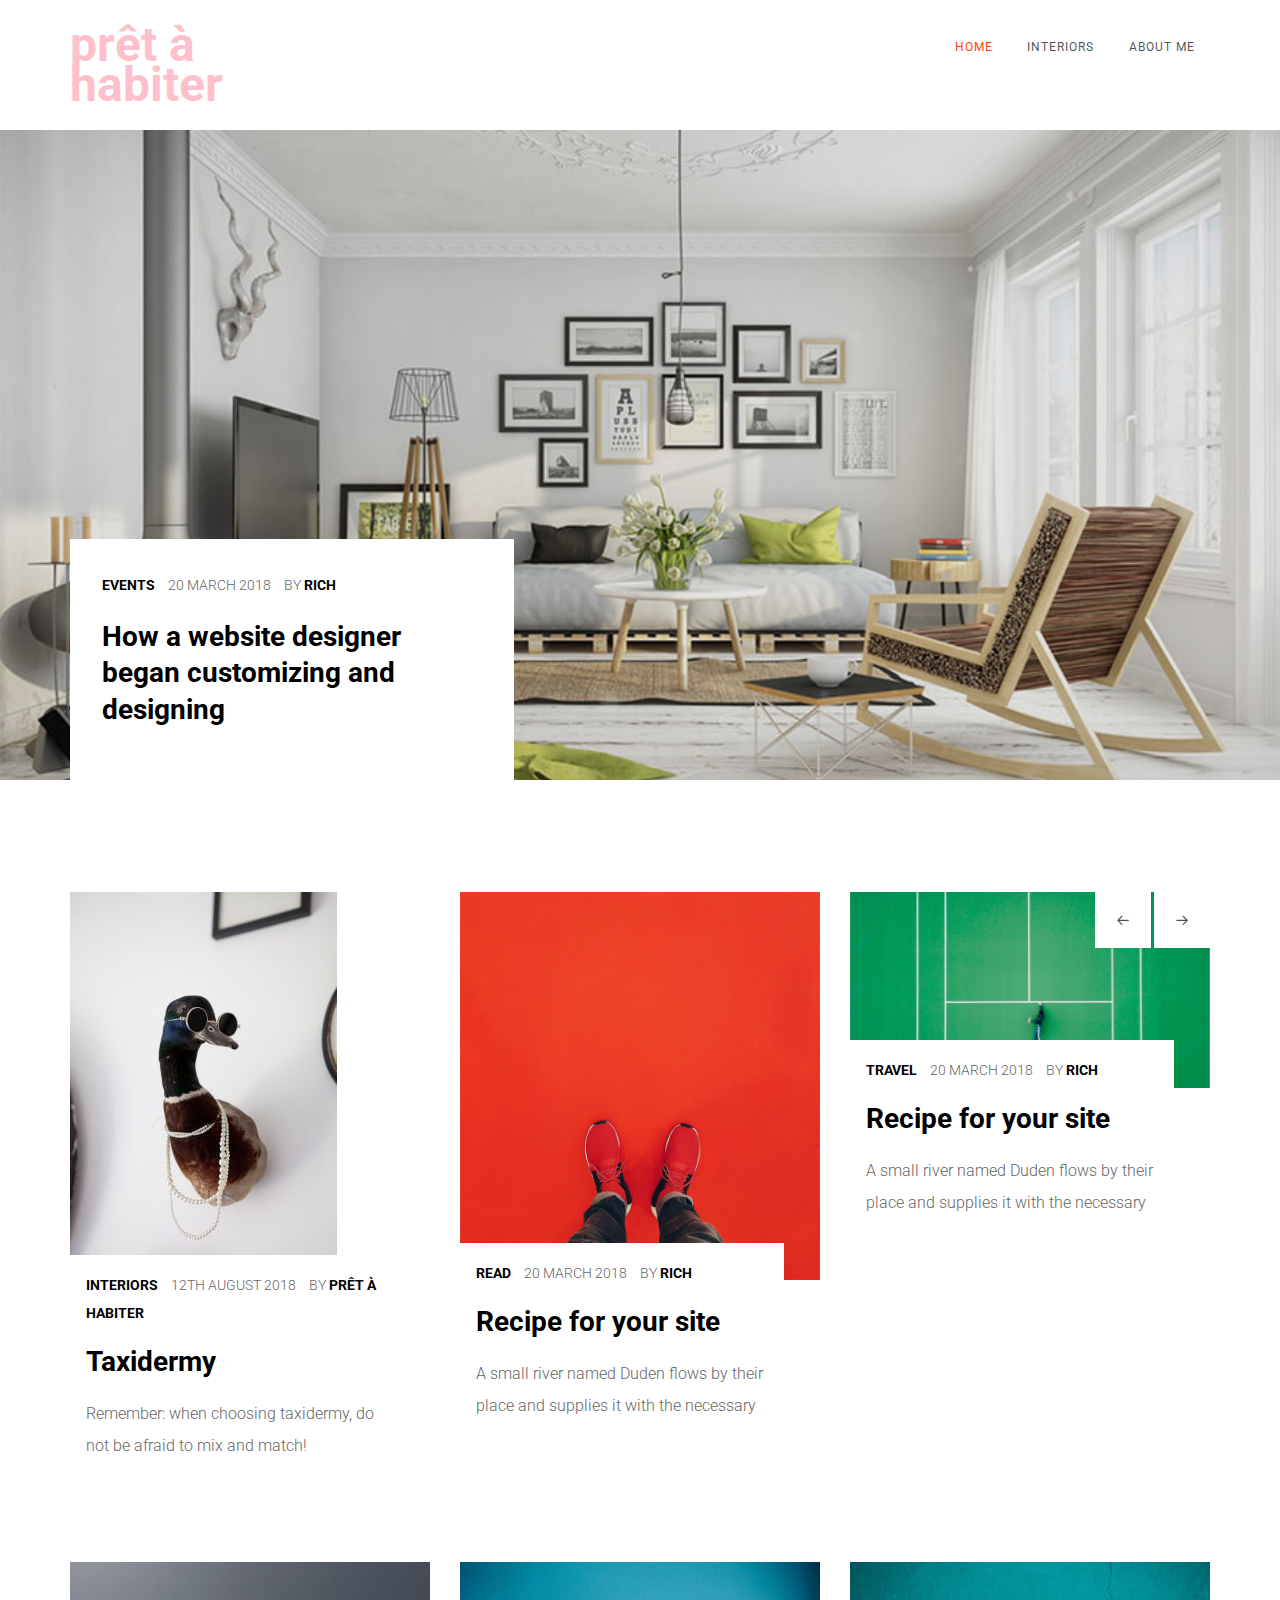
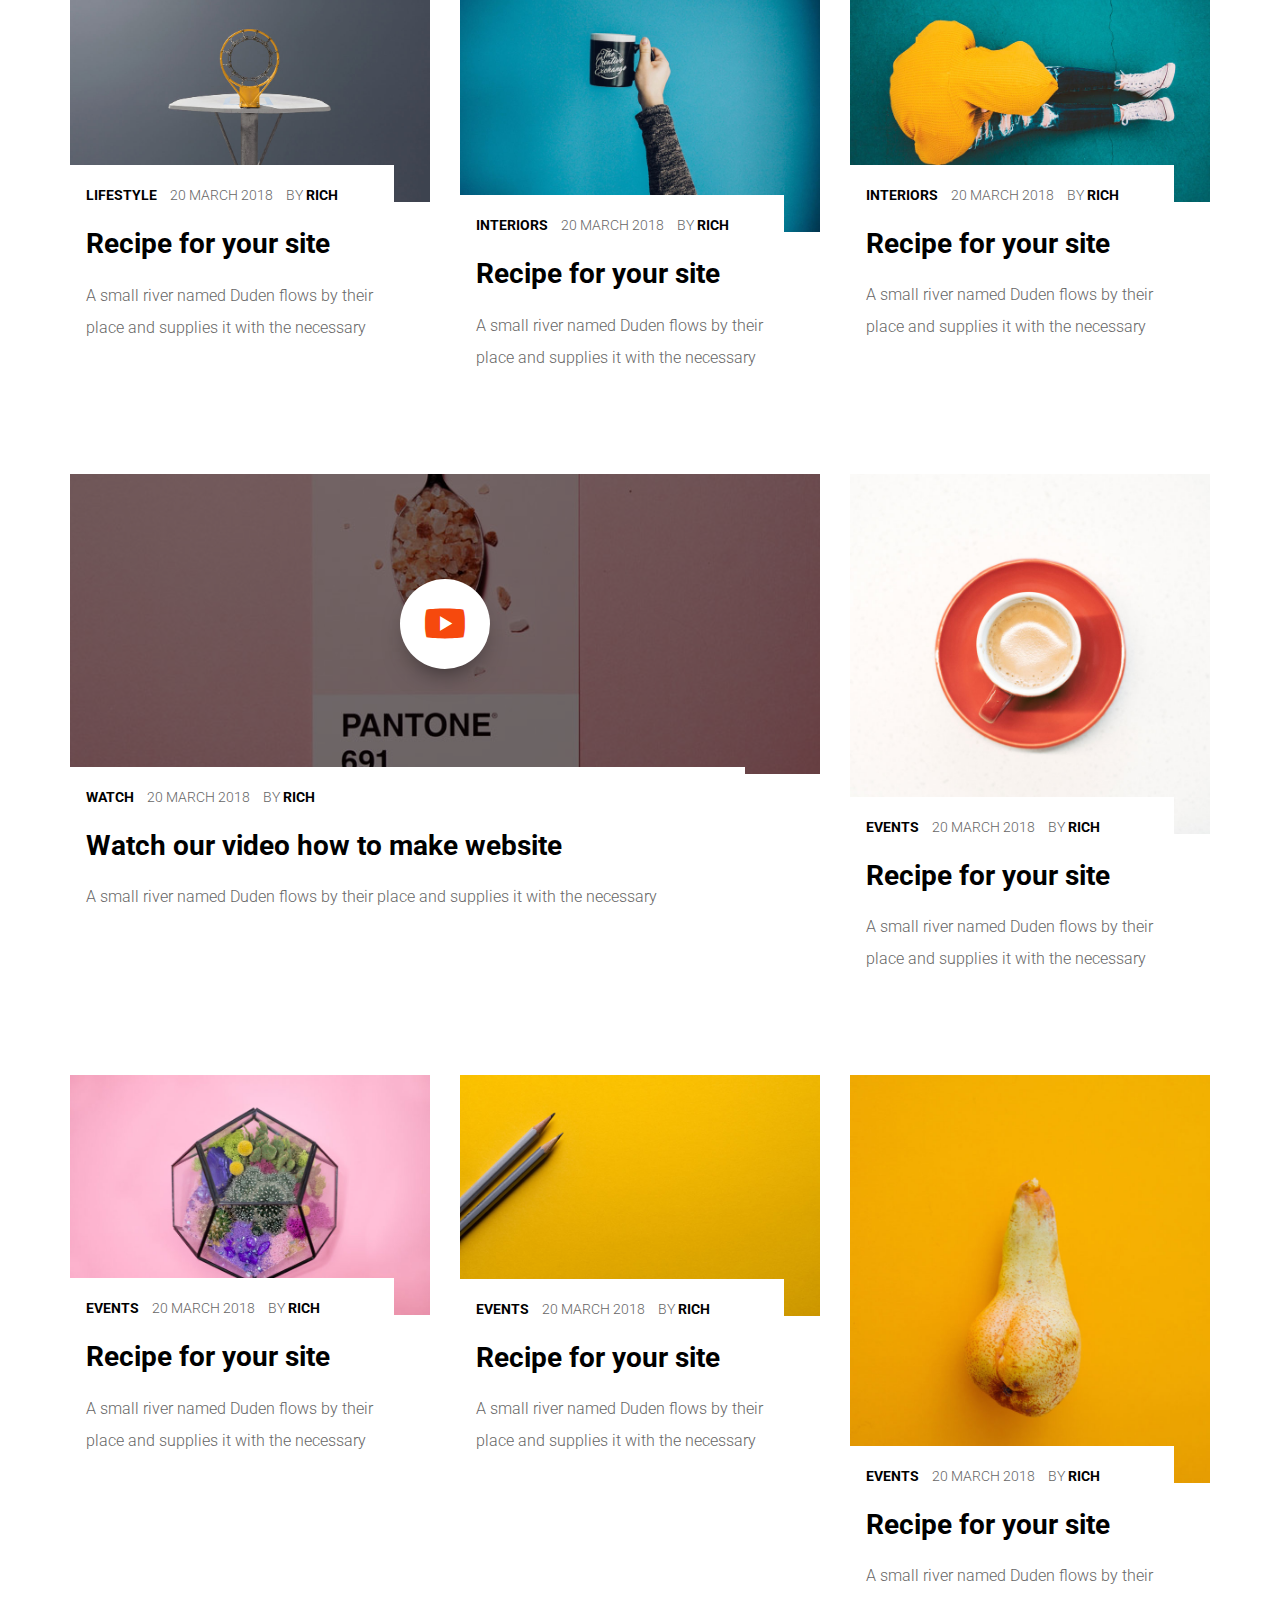
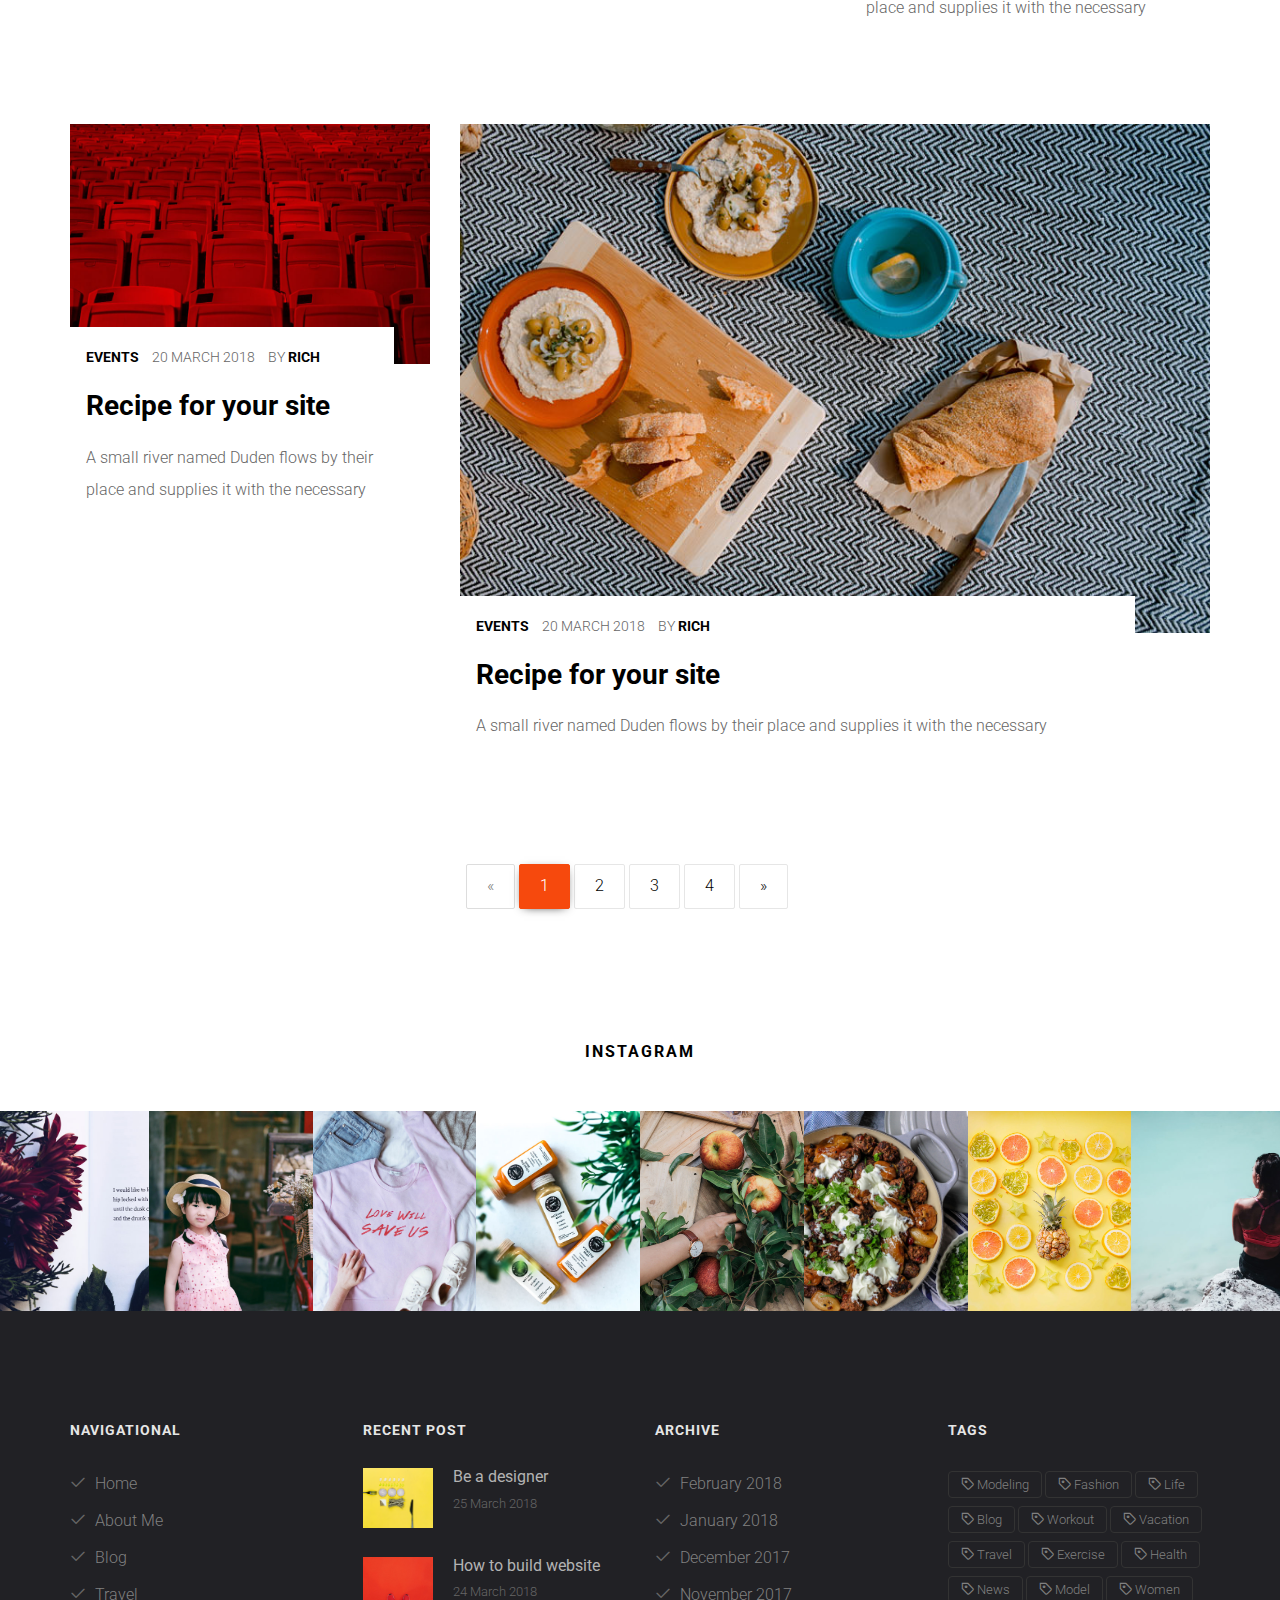
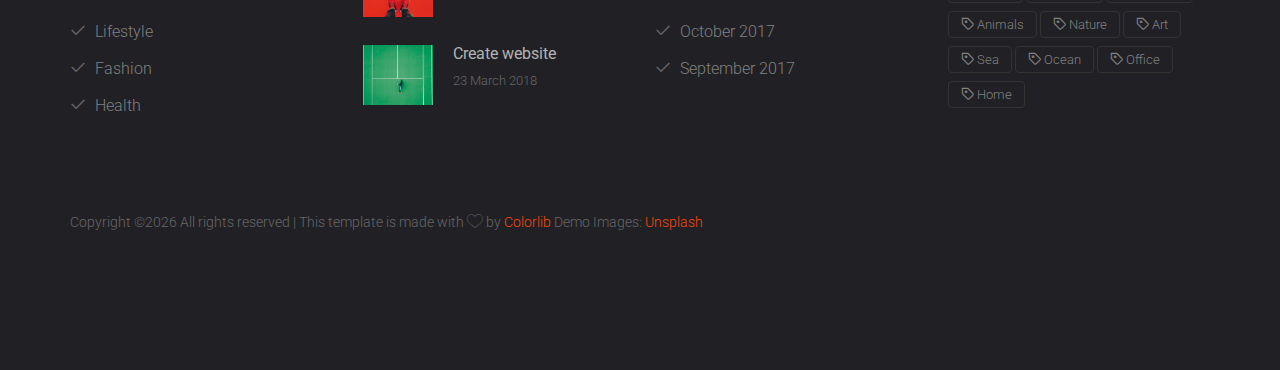
<file: index.html>
<!DOCTYPE HTML>
<html>
	<head>
	<meta charset="utf-8">
	<meta http-equiv="X-UA-Compatible" content="IE=edge">
	<title>Prêt à Habiter</title>
	<meta name="viewport" content="width=device-width, initial-scale=1">
	<meta name="description" content="" />
	<meta name="keywords" content="" />
	<meta name="author" content="" />

	<link rel="shortcut icon" type="image/png" href="images/favicon.png"/>
  <!-- Facebook and Twitter integration -->
	<meta property="og:title" content=""/>
	<meta property="og:image" content=""/>
	<meta property="og:url" content=""/>
	<meta property="og:site_name" content=""/>
	<meta property="og:description" content=""/>
	<meta name="twitter:title" content="" />
	<meta name="twitter:image" content="" />
	<meta name="twitter:url" content="" />
	<meta name="twitter:card" content="" />
	
	<link href="https://fonts.googleapis.com/css?family=Roboto:300,400,700" rel="stylesheet">
	
	<!-- Animate.css -->
	<link rel="stylesheet" href="css/animate.css">
	<!-- Icomoon Icon Fonts-->
	<link rel="stylesheet" href="css/icomoon.css">
	<!-- Bootstrap  -->
	<link rel="stylesheet" href="css/bootstrap.css">

	<!-- Magnific Popup -->
	<link rel="stylesheet" href="css/magnific-popup.css">

	<!-- Flexslider  -->
	<link rel="stylesheet" href="css/flexslider.css">

	<!-- Owl Carousel -->
	<link rel="stylesheet" href="css/owl.carousel.min.css">
	<link rel="stylesheet" href="css/owl.theme.default.min.css">

	<!-- Theme style  -->
	<link rel="stylesheet" href="css/style.css">

	<!-- Modernizr JS -->
	<script src="js/modernizr-2.6.2.min.js"></script>
	<!-- FOR IE9 below -->
	<!--[if lt IE 9]>
	<script src="js/respond.min.js"></script>
	<![endif]-->

	</head>
	<body>
		
	<div class="colorlib-loader"></div>

	<div id="page">
		<nav class="colorlib-nav" role="navigation">
			<div class="top-menu">
				<div class="container">
					<div class="row">
						<div class="col-xs-2">
							<div id="colorlib-logo"><a href="index.html">Prêt à Habiter</a></div>
						</div>
						<div class="col-xs-10 text-right menu-1">
							<ul>
								<li class="active"><a href="index.html">Home</a></li>
								<li class="has-dropdown">
									<a href="blog.html">Interiors</a>
									<ul class="dropdown">
										<li><a href="single.html">Blog</a></li>
										<li><a href="#">Video</a></li>
										<li><a href="taxidermy.html">Taxidermy</a></li>
										<li><a href="#">Lifestyle</a></li>
									</ul>
								</li>
								<!-- <li><a href="event.html">Event</a></li>-->
								<!--<li><a href="travel.html">Travel</a></li>-->
								<li><a href="about.html">About Me</a></li>
								<!--<li><a href="contact.html">Contact</a></li>-->
							</ul>
						</div>
					</div>
				</div>
			</div>
		</nav>
		<aside id="colorlib-hero">
			<div class="flexslider">
				<ul class="slides">
			   	<li style="background-image: url(images/scandi.jpg);">
			   		<div class="overlay"></div>
			   		<div class="container">
			   			<div class="row">
				   			<div class="col-md-6 col-md-pull-3 col-sm-12 col-xs-12 col-md-offset-3 slider-text">
				   				<div class="slider-text-inner">
				   					<div class="desc">
				   						<p class="meta">
												<span class="cat"><a href="#">Events</a></span>
												<span class="date">20 March 2018</span>
												<span class="pos">By <a href="#">Rich</a></span>
											</p>
					   					<h1>How a website designer began customizing and designing</h1>
				   					</div>
				   				</div>
				   			</div>
				   		</div>
			   		</div>
			   	</li>
			   	<li style="background-image: url(images/img_bg_2.jpg);">
			   		<div class="overlay"></div>
			   		<div class="container">
			   			<div class="row">
				   			<div class="col-md-6 col-md-pull-3 col-sm-12 col-xs-12 col-md-offset-3 slider-text">
				   				<div class="slider-text-inner">
				   					<div class="desc">
				   						<p class="meta">
												<span class="cat"><a href="#">Events</a></span>
												<span class="date">20 March 2018</span>
												<span class="pos">By <a href="#">Rich</a></span>
											</p>
					   					<h1>How a website designer began customizing and designing</h1>
				   					</div>
				   				</div>
				   			</div>
				   		</div>
			   		</div>
			   	</li>
			   	<li style="background-image: url(images/img_bg_3.jpg);">
			   		<div class="overlay"></div>
			   		<div class="container">
			   			<div class="row">
				   			<div class="col-md-6 col-md-pull-3 col-sm-12 col-xs-12 col-md-offset-3 slider-text">
				   				<div class="slider-text-inner">
				   					<div class="desc">
				   						<p class="meta">
												<span class="cat"><a href="#">Events</a></span>
												<span class="date">20 March 2018</span>
												<span class="pos">By <a href="#">Rich</a></span>
											</p>
					   					<h1>How a website designer began customizing and designing</h1>
				   					</div>
				   				</div>
				   			</div>
				   		</div>
			   		</div>
			   	</li>
			   	<li style="background-image: url(images/img_bg_4.jpg);">
			   		<div class="overlay"></div>
			   		<div class="container">
			   			<div class="row">
				   			<div class="col-md-6 col-md-pull-3 col-sm-12 col-xs-12 col-md-offset-3 slider-text">
				   				<div class="slider-text-inner">
				   					<div class="desc">
				   						<p class="meta">
												<span class="cat"><a href="#">Events</a></span>
												<span class="date">20 March 2018</span>
												<span class="pos">By <a href="#">Rich</a></span>
											</p>
					   					<h1>Top 5 Places To Start Your Vacation This Summer</h1>
				   					</div>
				   				</div>
				   			</div>
				   		</div>
			   		</div>
			   	</li>
			  	</ul>
		  	</div>
		</aside>

		<div id="colorlib-container">
			<div class="container">
				<div class="row row-pb-md">
					<div class="col-md-4">
						<div class="blog-entry">
							<div class="blog-img">
								<a href="blog.html"><img src="images/duck.jpg" class="img-responsive" alt="html5 bootstrap template"></a>
							</div>
							<div class="desc">
								<p class="meta">
									<span class="cat"><a href="#">Interiors</a></span>
									<span class="date">12th August 2018</span>
									<span class="pos">By <a href="#">Prêt à Habiter</a></span>
								</p>
								<h2><a href="taxidermy.html">Taxidermy</a></h2>
								<p>Remember: when choosing taxidermy, do not be afraid to mix and match!</p>
							</div>
						</div>
					</div>
					<div class="col-md-4">
						<div class="blog-entry">
							<div class="blog-img">
								<a href="blog.html"><img src="images/blog-2.jpg" class="img-responsive" alt="html5 bootstrap template"></a>
							</div>
							<div class="desc">
								<p class="meta">
									<span class="cat"><a href="#">Read</a></span>
									<span class="date">20 March 2018</span>
									<span class="pos">By <a href="#">Rich</a></span>
								</p>
								<h2><a href="blog.html">Recipe for your site</a></h2>
								<p>A small river named Duden flows by their place and supplies it with the necessary </p>
							</div>
						</div>
					</div>
					<div class="col-md-4">
						<div class="blog-entry">
							<div class="blog-slider">
								<div class="owl-carousel">
									<div class="item">
										<a href="blog.html" class="image-popup-link"><img src="images/blog-3.jpg" class="img-responsive" alt="html5 bootstrap template"></a>
									</div>
									<div class="item">
										<a href="blog.html" class="image-popup-link"><img src="images/blog-4.jpg" class="img-responsive" alt="html5 bootstrap template"></a>
									</div>
								</div>
							</div>
							<div class="desc">
								<p class="meta">
									<span class="cat"><a href="#">Travel</a></span>
									<span class="date">20 March 2018</span>
									<span class="pos">By <a href="#">Rich</a></span>
								</p>
								<h2><a href="blog.html">Recipe for your site</a></h2>
								<p>A small river named Duden flows by their place and supplies it with the necessary </p>
							</div>
						</div>
					</div>
				</div>
				<div class="row row-pb-md">
					<div class="col-md-4">
						<div class="blog-entry">
							<div class="blog-img">
								<a href="blog.html"><img src="images/blog-4.jpg" class="img-responsive" alt="html5 bootstrap template"></a>
							</div>
							<div class="desc">
								<p class="meta">
									<span class="cat"><a href="#">Lifestyle</a></span>
									<span class="date">20 March 2018</span>
									<span class="pos">By <a href="#">Rich</a></span>
								</p>
								<h2><a href="blog.html">Recipe for your site</a></h2>
								<p>A small river named Duden flows by their place and supplies it with the necessary </p>
							</div>
						</div>
					</div>
					<div class="col-md-4">
						<div class="blog-entry">
							<div class="blog-img">
								<a href="blog.html"><img src="images/blog-5.jpg" class="img-responsive" alt="html5 bootstrap template"></a>
							</div>
							<div class="desc">
								<p class="meta">
									<span class="cat"><a href="#">Interiors</a></span>
									<span class="date">20 March 2018</span>
									<span class="pos">By <a href="#">Rich</a></span>
								</p>
								<h2><a href="blog.html">Recipe for your site</a></h2>
								<p>A small river named Duden flows by their place and supplies it with the necessary </p>
							</div>
						</div>
					</div>
					<div class="col-md-4">
						<div class="blog-entry">
							<div class="blog-img">
								<a href="blog.html"><img src="images/blog-6.jpg" class="img-responsive" alt="html5 bootstrap template"></a>
							</div>
							<div class="desc">
								<p class="meta">
									<span class="cat"><a href="#">Interiors</a></span>
									<span class="date">20 March 2018</span>
									<span class="pos">By <a href="#">Rich</a></span>
								</p>
								<h2><a href="blog.html">Recipe for your site</a></h2>
								<p>A small river named Duden flows by their place and supplies it with the necessary </p>
							</div>
						</div>
					</div>
				</div>
				<div class="row row-pb-md">
					<div class="col-md-8">
						<div class="blog-entry">
							<div class="blog-img">
								<div class="video colorlib-video" style="background-image: url(images/blog-8.jpg);">
									<a href="https://vimeo.com/channels/staffpicks/93951774" class="popup-vimeo"><i class="icon-play"></i></a>
									<div class="overlay"></div>
								</div>
							</div>
							<div class="desc">
								<p class="meta">
									<span class="cat"><a href="#">Watch</a></span>
									<span class="date">20 March 2018</span>
									<span class="pos">By <a href="#">Rich</a></span>
								</p>
								<h2><a href="blog.html">Watch our video how to make website</a></h2>
								<p>A small river named Duden flows by their place and supplies it with the necessary </p>
							</div>
						</div>
					</div>
					<div class="col-md-4">
						<div class="blog-entry">
							<div class="blog-img">
								<a href="blog.html"><img src="images/blog-7.jpg" class="img-responsive" alt="html5 bootstrap template"></a>
							</div>
							<div class="desc">
								<p class="meta">
									<span class="cat"><a href="#">Events</a></span>
									<span class="date">20 March 2018</span>
									<span class="pos">By <a href="#">Rich</a></span>
								</p>
								<h2><a href="blog.html">Recipe for your site</a></h2>
								<p>A small river named Duden flows by their place and supplies it with the necessary </p>
							</div>
						</div>
					</div>
				</div>
				<div class="row row-pb-md">
					<div class="col-md-4">
						<div class="blog-entry">
							<div class="blog-img">
								<a href="blog.html"><img src="images/blog-9.jpg" class="img-responsive" alt="html5 bootstrap template"></a>
							</div>
							<div class="desc">
								<p class="meta">
									<span class="cat"><a href="#">Events</a></span>
									<span class="date">20 March 2018</span>
									<span class="pos">By <a href="#">Rich</a></span>
								</p>
								<h2><a href="blog.html">Recipe for your site</a></h2>
								<p>A small river named Duden flows by their place and supplies it with the necessary </p>
							</div>
						</div>
					</div>
					<div class="col-md-4">
						<div class="blog-entry">
							<div class="blog-img">
								<a href="blog.html"><img src="images/blog-10.jpg" class="img-responsive" alt="html5 bootstrap template"></a>
							</div>
							<div class="desc">
								<p class="meta">
									<span class="cat"><a href="#">Events</a></span>
									<span class="date">20 March 2018</span>
									<span class="pos">By <a href="#">Rich</a></span>
								</p>
								<h2><a href="blog.html">Recipe for your site</a></h2>
								<p>A small river named Duden flows by their place and supplies it with the necessary </p>
							</div>
						</div>
					</div>
					<div class="col-md-4">
						<div class="blog-entry">
							<div class="blog-img">
								<a href="blog.html"><img src="images/blog-11.jpg" class="img-responsive" alt="html5 bootstrap template"></a>
							</div>
							<div class="desc">
								<p class="meta">
									<span class="cat"><a href="#">Events</a></span>
									<span class="date">20 March 2018</span>
									<span class="pos">By <a href="#">Rich</a></span>
								</p>
								<h2><a href="blog.html">Recipe for your site</a></h2>
								<p>A small river named Duden flows by their place and supplies it with the necessary </p>
							</div>
						</div>
					</div>
				</div>
				<div class="row row-pb-md">
					<div class="col-md-4">
						<div class="blog-entry">
							<div class="blog-img">
								<a href="blog.html"><img src="images/blog-12.jpg" class="img-responsive" alt="html5 bootstrap template"></a>
							</div>
							<div class="desc">
								<p class="meta">
									<span class="cat"><a href="#">Events</a></span>
									<span class="date">20 March 2018</span>
									<span class="pos">By <a href="#">Rich</a></span>
								</p>
								<h2><a href="blog.html">Recipe for your site</a></h2>
								<p>A small river named Duden flows by their place and supplies it with the necessary </p>
							</div>
						</div>
					</div>
					<div class="col-md-8">
						<div class="blog-entry">
							<div class="blog-img">
								<a href="blog.html"><img src="images/blog-13.jpg" class="img-responsive" alt="html5 bootstrap template"></a>
							</div>
							<div class="desc">
								<p class="meta">
									<span class="cat"><a href="#">Events</a></span>
									<span class="date">20 March 2018</span>
									<span class="pos">By <a href="#">Rich</a></span>
								</p>
								<h2><a href="blog.html">Recipe for your site</a></h2>
								<p>A small river named Duden flows by their place and supplies it with the necessary </p>
							</div>
						</div>
					</div>
				</div>
				<div class="row">
					<div class="col-md-12 text-center">
						<ul class="pagination">
							<li class="disabled"><a href="#">&laquo;</a></li>
							<li class="active"><a href="#">1</a></li>
							<li><a href="#">2</a></li>
							<li><a href="#">3</a></li>
							<li><a href="#">4</a></li>
							<li><a href="#">&raquo;</a></li>
						</ul>
					</div>
				</div>
			</div>
		</div>

		<div id="colorlib-instagram">
			<div class="row">
				<div class="col-md-12 col-md-offset-0 colorlib-heading text-center">
					<h2>Instagram</h2>
				</div>
			</div>
			<div class="row">
				<div class="instagram-entry">
					<a href="#" class="instagram text-center" style="background-image: url(images/gallery-1.jpg);">
					</a>
					<a href="#" class="instagram text-center" style="background-image: url(images/gallery-2.jpg);">
					</a>
					<a href="#" class="instagram text-center" style="background-image: url(images/gallery-3.jpg);">
					</a>
					<a href="#" class="instagram text-center" style="background-image: url(images/gallery-4.jpg);">
					</a>
					<a href="#" class="instagram text-center" style="background-image: url(images/gallery-5.jpg);">
					</a>
					<a href="#" class="instagram text-center" style="background-image: url(images/gallery-6.jpg);">
					</a>
					<a href="#" class="instagram text-center" style="background-image: url(images/gallery-7.jpg);">
					</a>
					<a href="#" class="instagram text-center" style="background-image: url(images/gallery-8.jpg);">
					</a>
				</div>
			</div>
		</div>
		<footer id="colorlib-footer" role="contentinfo">
			<div class="container">
				<div class="row row-pb-md">
					<div class="col-md-3">
						<h2>Navigational</h2>
						<p>
							<ul class="colorlib-footer-links">
								<li><a href="#"><i class="icon-check"></i> Home</a></li>
								<li><a href="#"><i class="icon-check"></i> About Me</a></li>
								<li><a href="#"><i class="icon-check"></i> Blog</a></li>
								<li><a href="#"><i class="icon-check"></i> Travel</a></li>
								<li><a href="#"><i class="icon-check"></i> Lifestyle</a></li>
								<li><a href="#"><i class="icon-check"></i> Fashion</a></li>
								<li><a href="#"><i class="icon-check"></i> Health</a></li>
							</ul>
						</p>
					</div>
					<div class="col-md-3">
						<h2>Recent Post</h2>
						<div class="f-blog">
							<a href="blog.html" class="blog-img" style="background-image: url(images/blog-1.jpg);">
							</a>
							<div class="desc">
								<h3><a href="blog.html">Be a designer</a></h3>
								<p class="admin"><span>25 March 2018</span></p>
							</div>
						</div>
						<div class="f-blog">
							<a href="blog.html" class="blog-img" style="background-image: url(images/blog-2.jpg);">
							</a>
							<div class="desc">
								<h3><a href="blog.html">How to build website</a></h3>
								<p class="admin"><span>24 March 2018</span></p>
							</div>
						</div>
						<div class="f-blog">
							<a href="blog.html" class="blog-img" style="background-image: url(images/blog-3.jpg);">
							</a>
							<div class="desc">
								<h3><a href="blog.html">Create website</a></h3>
								<p class="admin"><span>23 March 2018</span></p>
							</div>
						</div>
					</div>
					<div class="col-md-3">
						<h2>Archive</h2>
						<p>
							<ul class="colorlib-footer-links">
								<li><a href="#"><i class="icon-check"></i> February 2018</a></li>
								<li><a href="#"><i class="icon-check"></i> January 2018</a></li>
								<li><a href="#"><i class="icon-check"></i> December 2017</a></li>
								<li><a href="#"><i class="icon-check"></i> November 2017</a></li>
								<li><a href="#"><i class="icon-check"></i> October 2017</a></li>
								<li><a href="#"><i class="icon-check"></i> September 2017</a></li>
							</ul>
						</p>
					</div>
					<div class="col-md-3">
						<h2>Tags</h2>
						<p class="tags">
							<span><a href="#"><i class="icon-tag"></i> Modeling</a></span>
							<span><a href="#"><i class="icon-tag"></i> Fashion</a></span>
							<span><a href="#"><i class="icon-tag"></i> Life</a></span>
							<span><a href="#"><i class="icon-tag"></i> Blog</a></span>
							<span><a href="#"><i class="icon-tag"></i> Workout</a></span>
							<span><a href="#"><i class="icon-tag"></i> Vacation</a></span>
							<span><a href="#"><i class="icon-tag"></i> Travel</a></span>
							<span><a href="#"><i class="icon-tag"></i> Exercise</a></span>
							<span><a href="#"><i class="icon-tag"></i> Health</a></span>
							<span><a href="#"><i class="icon-tag"></i> News</a></span>
							<span><a href="#"><i class="icon-tag"></i> Model</a></span>
							<span><a href="#"><i class="icon-tag"></i> Women</a></span>
							<span><a href="#"><i class="icon-tag"></i> Animals</a></span>
							<span><a href="#"><i class="icon-tag"></i> Nature</a></span>
							<span><a href="#"><i class="icon-tag"></i> Art</a></span>
							<span><a href="#"><i class="icon-tag"></i> Sea</a></span>
							<span><a href="#"><i class="icon-tag"></i> Ocean</a></span>
							<span><a href="#"><i class="icon-tag"></i> Office</a></span>
							<span><a href="#"><i class="icon-tag"></i> Home</a></span>
						</p>
					</div>
				</div>
				<div class="row">
					<div class="col-md-12">
						<p>
							<small class="block"><!-- Link back to Colorlib can't be removed. Template is licensed under CC BY 3.0. -->
Copyright &copy;<script>document.write(new Date().getFullYear());</script> All rights reserved | This template is made with <i class="icon-heart" aria-hidden="true"></i> by <a href="https://colorlib.com" target="_blank">Colorlib</a>
<!-- Link back to Colorlib can't be removed. Template is licensed under CC BY 3.0. --></small> 
							<small class="block">Demo Images: <a href="http://unsplash.co/" target="_blank">Unsplash</a></small>
						</p>
					</div>
				</div>
			</div>
		</footer>
	</div>

	<div class="gototop js-top">
		<a href="#" class="js-gotop"><i class="icon-arrow-up2"></i></a>
	</div>
	
	<!-- jQuery -->
	<script src="js/jquery.min.js"></script>
	<!-- jQuery Easing -->
	<script src="js/jquery.easing.1.3.js"></script>
	<!-- Bootstrap -->
	<script src="js/bootstrap.min.js"></script>
	<!-- Waypoints -->
	<script src="js/jquery.waypoints.min.js"></script>
	<!-- Flexslider -->
	<script src="js/jquery.flexslider-min.js"></script>
	<!-- Owl carousel -->
	<script src="js/owl.carousel.min.js"></script>
	<!-- Magnific Popup -->
	<script src="js/jquery.magnific-popup.min.js"></script>
	<script src="js/magnific-popup-options.js"></script>
	<!-- Main -->
	<script src="js/main.js"></script>

	</body>
</html>
</file>
<file: css/icomoon.css>
@font-face {
  font-family: 'icomoon';
  src:  url('fonts/icomoon.eot?5j2n32');
  src:  url('fonts/icomoon.eot?5j2n32#iefix') format('embedded-opentype'),
    url('fonts/icomoon.ttf?5j2n32') format('truetype'),
    url('fonts/icomoon.woff?5j2n32') format('woff'),
    url('fonts/icomoon.svg?5j2n32#icomoon') format('svg');
  font-weight: normal;
  font-style: normal;
}

[class^="icon-"], [class*=" icon-"] {
  /* use !important to prevent issues with browser extensions that change fonts */
  font-family: 'icomoon' !important;
  speak: none;
  font-style: normal;
  font-weight: normal;
  font-variant: normal;
  text-transform: none;
  line-height: 1;

  /* Better Font Rendering =========== */
  -webkit-font-smoothing: antialiased;
  -moz-osx-font-smoothing: grayscale;
}

.icon-eye2:before {
  content: "\e064";
}
.icon-paper-clip:before {
  content: "\e065";
}
.icon-mail5:before {
  content: "\e066";
}
.icon-toggle:before {
  content: "\e067";
}
.icon-layout:before {
  content: "\e068";
}
.icon-link2:before {
  content: "\e069";
}
.icon-bell2:before {
  content: "\e06a";
}
.icon-lock3:before {
  content: "\e06b";
}
.icon-unlock:before {
  content: "\e06c";
}
.icon-ribbon2:before {
  content: "\e06d";
}
.icon-image2:before {
  content: "\e06e";
}
.icon-signal:before {
  content: "\e06f";
}
.icon-target3:before {
  content: "\e070";
}
.icon-clipboard3:before {
  content: "\e071";
}
.icon-clock3:before {
  content: "\e072";
}
.icon-watch:before {
  content: "\e073";
}
.icon-air-play:before {
  content: "\e074";
}
.icon-camera3:before {
  content: "\e075";
}
.icon-video2:before {
  content: "\e076";
}
.icon-disc:before {
  content: "\e077";
}
.icon-printer3:before {
  content: "\e078";
}
.icon-monitor:before {
  content: "\e079";
}
.icon-server:before {
  content: "\e07a";
}
.icon-cog2:before {
  content: "\e07b";
}
.icon-heart3:before {
  content: "\e07c";
}
.icon-paragraph:before {
  content: "\e07d";
}
.icon-align-justify:before {
  content: "\e07e";
}
.icon-align-left:before {
  content: "\e07f";
}
.icon-align-center:before {
  content: "\e080";
}
.icon-align-right:before {
  content: "\e081";
}
.icon-book2:before {
  content: "\e082";
}
.icon-layers2:before {
  content: "\e083";
}
.icon-stack2:before {
  content: "\e084";
}
.icon-stack-2:before {
  content: "\e085";
}
.icon-paper:before {
  content: "\e086";
}
.icon-paper-stack:before {
  content: "\e087";
}
.icon-search3:before {
  content: "\e088";
}
.icon-zoom-in2:before {
  content: "\e089";
}
.icon-zoom-out2:before {
  content: "\e08a";
}
.icon-reply2:before {
  content: "\e08b";
}
.icon-circle-plus:before {
  content: "\e08c";
}
.icon-circle-minus:before {
  content: "\e08d";
}
.icon-circle-check:before {
  content: "\e08e";
}
.icon-circle-cross:before {
  content: "\e08f";
}
.icon-square-plus:before {
  content: "\e090";
}
.icon-square-minus:before {
  content: "\e091";
}
.icon-square-check:before {
  content: "\e092";
}
.icon-square-cross:before {
  content: "\e093";
}
.icon-microphone:before {
  content: "\e094";
}
.icon-record:before {
  content: "\e095";
}
.icon-skip-back:before {
  content: "\e096";
}
.icon-rewind:before {
  content: "\e097";
}
.icon-play4:before {
  content: "\e098";
}
.icon-pause3:before {
  content: "\e099";
}
.icon-stop3:before {
  content: "\e09a";
}
.icon-fast-forward:before {
  content: "\e09b";
}
.icon-skip-forward:before {
  content: "\e09c";
}
.icon-shuffle2:before {
  content: "\e09d";
}
.icon-repeat:before {
  content: "\e09e";
}
.icon-folder2:before {
  content: "\e09f";
}
.icon-umbrella:before {
  content: "\e0a0";
}
.icon-moon:before {
  content: "\e0a1";
}
.icon-thermometer:before {
  content: "\e0a2";
}
.icon-drop:before {
  content: "\e0a3";
}
.icon-sun2:before {
  content: "\e0a4";
}
.icon-cloud3:before {
  content: "\e0a5";
}
.icon-cloud-upload2:before {
  content: "\e0a6";
}
.icon-cloud-download2:before {
  content: "\e0a7";
}
.icon-upload4:before {
  content: "\e0a8";
}
.icon-download4:before {
  content: "\e0a9";
}
.icon-location3:before {
  content: "\e0aa";
}
.icon-location-2:before {
  content: "\e0ab";
}
.icon-map3:before {
  content: "\e0ac";
}
.icon-battery:before {
  content: "\e0ad";
}
.icon-head:before {
  content: "\e0ae";
}
.icon-briefcase3:before {
  content: "\e0af";
}
.icon-speech-bubble:before {
  content: "\e0b0";
}
.icon-anchor2:before {
  content: "\e0b1";
}
.icon-globe2:before {
  content: "\e0b2";
}
.icon-box:before {
  content: "\e0b3";
}
.icon-reload:before {
  content: "\e0b4";
}
.icon-share3:before {
  content: "\e0b5";
}
.icon-marquee:before {
  content: "\e0b6";
}
.icon-marquee-plus:before {
  content: "\e0b7";
}
.icon-marquee-minus:before {
  content: "\e0b8";
}
.icon-tag:before {
  content: "\e0b9";
}
.icon-power2:before {
  content: "\e0ba";
}
.icon-command2:before {
  content: "\e0bb";
}
.icon-alt:before {
  content: "\e0bc";
}
.icon-esc:before {
  content: "\e0bd";
}
.icon-bar-graph:before {
  content: "\e0be";
}
.icon-bar-graph-2:before {
  content: "\e0bf";
}
.icon-pie-graph:before {
  content: "\e0c0";
}
.icon-star:before {
  content: "\e0c1";
}
.icon-arrow-left3:before {
  content: "\e0c2";
}
.icon-arrow-right3:before {
  content: "\e0c3";
}
.icon-arrow-up3:before {
  content: "\e0c4";
}
.icon-arrow-down3:before {
  content: "\e0c5";
}
.icon-volume:before {
  content: "\e0c6";
}
.icon-mute:before {
  content: "\e0c7";
}
.icon-content-right:before {
  content: "\e100";
}
.icon-content-left:before {
  content: "\e101";
}
.icon-grid2:before {
  content: "\e102";
}
.icon-grid-2:before {
  content: "\e103";
}
.icon-columns:before {
  content: "\e104";
}
.icon-loader:before {
  content: "\e105";
}
.icon-bag:before {
  content: "\e106";
}
.icon-ban:before {
  content: "\e107";
}
.icon-flag3:before {
  content: "\e108";
}
.icon-trash:before {
  content: "\e109";
}
.icon-expand2:before {
  content: "\e110";
}
.icon-contract:before {
  content: "\e111";
}
.icon-maximize:before {
  content: "\e112";
}
.icon-minimize:before {
  content: "\e113";
}
.icon-plus2:before {
  content: "\e114";
}
.icon-minus2:before {
  content: "\e115";
}
.icon-check:before {
  content: "\e116";
}
.icon-cross2:before {
  content: "\e117";
}
.icon-move:before {
  content: "\e118";
}
.icon-delete:before {
  content: "\e119";
}
.icon-menu5:before {
  content: "\e120";
}
.icon-archive:before {
  content: "\e121";
}
.icon-inbox:before {
  content: "\e122";
}
.icon-outbox:before {
  content: "\e123";
}
.icon-file:before {
  content: "\e124";
}
.icon-file-add:before {
  content: "\e125";
}
.icon-file-subtract:before {
  content: "\e126";
}
.icon-help:before {
  content: "\e127";
}
.icon-open:before {
  content: "\e128";
}
.icon-ellipsis:before {
  content: "\e129";
}
.icon-heart4:before {
  content: "\e900";
}
.icon-cloud4:before {
  content: "\e901";
}
.icon-star2:before {
  content: "\e902";
}
.icon-tv2:before {
  content: "\e903";
}
.icon-sound:before {
  content: "\e904";
}
.icon-video3:before {
  content: "\e905";
}
.icon-trash2:before {
  content: "\e906";
}
.icon-user2:before {
  content: "\e907";
}
.icon-key3:before {
  content: "\e908";
}
.icon-search4:before {
  content: "\e909";
}
.icon-settings:before {
  content: "\e90a";
}
.icon-camera4:before {
  content: "\e90b";
}
.icon-tag2:before {
  content: "\e90c";
}
.icon-lock4:before {
  content: "\e90d";
}
.icon-bulb:before {
  content: "\e90e";
}
.icon-pen2:before {
  content: "\e90f";
}
.icon-diamond:before {
  content: "\e910";
}
.icon-display2:before {
  content: "\e911";
}
.icon-location4:before {
  content: "\e912";
}
.icon-eye3:before {
  content: "\e913";
}
.icon-bubble3:before {
  content: "\e914";
}
.icon-stack3:before {
  content: "\e915";
}
.icon-cup:before {
  content: "\e916";
}
.icon-phone3:before {
  content: "\e917";
}
.icon-news:before {
  content: "\e918";
}
.icon-mail6:before {
  content: "\e919";
}
.icon-like:before {
  content: "\e91a";
}
.icon-photo:before {
  content: "\e91b";
}
.icon-note:before {
  content: "\e91c";
}
.icon-clock4:before {
  content: "\e91d";
}
.icon-paperplane:before {
  content: "\e91e";
}
.icon-params:before {
  content: "\e91f";
}
.icon-banknote:before {
  content: "\e920";
}
.icon-data:before {
  content: "\e921";
}
.icon-music2:before {
  content: "\e922";
}
.icon-megaphone2:before {
  content: "\e923";
}
.icon-study:before {
  content: "\e924";
}
.icon-lab2:before {
  content: "\e925";
}
.icon-food:before {
  content: "\e926";
}
.icon-t-shirt:before {
  content: "\e927";
}
.icon-fire2:before {
  content: "\e928";
}
.icon-clip:before {
  content: "\e929";
}
.icon-shop:before {
  content: "\e92a";
}
.icon-calendar3:before {
  content: "\e92b";
}
.icon-wallet2:before {
  content: "\e92c";
}
.icon-vynil:before {
  content: "\e92d";
}
.icon-truck2:before {
  content: "\e92e";
}
.icon-world:before {
  content: "\e92f";
}
.icon-mobile:before {
  content: "\e000";
}
.icon-laptop:before {
  content: "\e001";
}
.icon-desktop:before {
  content: "\e002";
}
.icon-tablet:before {
  content: "\e003";
}
.icon-phone:before {
  content: "\e004";
}
.icon-document:before {
  content: "\e005";
}
.icon-documents:before {
  content: "\e006";
}
.icon-search:before {
  content: "\e007";
}
.icon-clipboard:before {
  content: "\e008";
}
.icon-newspaper:before {
  content: "\e009";
}
.icon-notebook:before {
  content: "\e00a";
}
.icon-book-open:before {
  content: "\e00b";
}
.icon-browser:before {
  content: "\e00c";
}
.icon-calendar:before {
  content: "\e00d";
}
.icon-presentation:before {
  content: "\e00e";
}
.icon-picture:before {
  content: "\e00f";
}
.icon-pictures:before {
  content: "\e010";
}
.icon-video:before {
  content: "\e011";
}
.icon-camera:before {
  content: "\e012";
}
.icon-printer:before {
  content: "\e013";
}
.icon-toolbox:before {
  content: "\e014";
}
.icon-briefcase:before {
  content: "\e015";
}
.icon-wallet:before {
  content: "\e016";
}
.icon-gift:before {
  content: "\e017";
}
.icon-bargraph:before {
  content: "\e018";
}
.icon-grid:before {
  content: "\e019";
}
.icon-expand:before {
  content: "\e01a";
}
.icon-focus:before {
  content: "\e01b";
}
.icon-edit:before {
  content: "\e01c";
}
.icon-adjustments:before {
  content: "\e01d";
}
.icon-ribbon:before {
  content: "\e01e";
}
.icon-hourglass:before {
  content: "\e01f";
}
.icon-lock:before {
  content: "\e020";
}
.icon-megaphone:before {
  content: "\e021";
}
.icon-shield:before {
  content: "\e022";
}
.icon-trophy:before {
  content: "\e023";
}
.icon-flag:before {
  content: "\e024";
}
.icon-map:before {
  content: "\e025";
}
.icon-puzzle:before {
  content: "\e026";
}
.icon-basket:before {
  content: "\e027";
}
.icon-envelope:before {
  content: "\e028";
}
.icon-streetsign:before {
  content: "\e029";
}
.icon-telescope:before {
  content: "\e02a";
}
.icon-gears:before {
  content: "\e02b";
}
.icon-key:before {
  content: "\e02c";
}
.icon-paperclip:before {
  content: "\e02d";
}
.icon-attachment:before {
  content: "\e02e";
}
.icon-pricetags:before {
  content: "\e02f";
}
.icon-lightbulb:before {
  content: "\e030";
}
.icon-layers:before {
  content: "\e031";
}
.icon-pencil:before {
  content: "\e032";
}
.icon-tools:before {
  content: "\e033";
}
.icon-tools-2:before {
  content: "\e034";
}
.icon-scissors:before {
  content: "\e035";
}
.icon-paintbrush:before {
  content: "\e036";
}
.icon-magnifying-glass:before {
  content: "\e037";
}
.icon-circle-compass:before {
  content: "\e038";
}
.icon-linegraph:before {
  content: "\e039";
}
.icon-mic:before {
  content: "\e03a";
}
.icon-strategy:before {
  content: "\e03b";
}
.icon-beaker:before {
  content: "\e03c";
}
.icon-caution:before {
  content: "\e03d";
}
.icon-recycle:before {
  content: "\e03e";
}
.icon-anchor:before {
  content: "\e03f";
}
.icon-profile-male:before {
  content: "\e040";
}
.icon-profile-female:before {
  content: "\e041";
}
.icon-bike:before {
  content: "\e042";
}
.icon-wine:before {
  content: "\e043";
}
.icon-hotairballoon:before {
  content: "\e044";
}
.icon-globe:before {
  content: "\e045";
}
.icon-genius:before {
  content: "\e046";
}
.icon-map-pin:before {
  content: "\e047";
}
.icon-dial:before {
  content: "\e048";
}
.icon-chat:before {
  content: "\e049";
}
.icon-heart:before {
  content: "\e04a";
}
.icon-cloud:before {
  content: "\e04b";
}
.icon-upload:before {
  content: "\e04c";
}
.icon-download:before {
  content: "\e04d";
}
.icon-target:before {
  content: "\e04e";
}
.icon-hazardous:before {
  content: "\e04f";
}
.icon-piechart:before {
  content: "\e050";
}
.icon-speedometer:before {
  content: "\e051";
}
.icon-global:before {
  content: "\e052";
}
.icon-compass:before {
  content: "\e053";
}
.icon-lifesaver:before {
  content: "\e054";
}
.icon-clock:before {
  content: "\e055";
}
.icon-aperture:before {
  content: "\e056";
}
.icon-quote:before {
  content: "\e057";
}
.icon-scope:before {
  content: "\e058";
}
.icon-alarmclock:before {
  content: "\e059";
}
.icon-refresh:before {
  content: "\e05a";
}
.icon-happy:before {
  content: "\e05b";
}
.icon-sad:before {
  content: "\e05c";
}
.icon-facebook:before {
  content: "\e05d";
}
.icon-twitter:before {
  content: "\e05e";
}
.icon-googleplus:before {
  content: "\e05f";
}
.icon-rss:before {
  content: "\e060";
}
.icon-tumblr:before {
  content: "\e061";
}
.icon-linkedin:before {
  content: "\e062";
}
.icon-dribbble:before {
  content: "\e063";
}
.icon-home:before {
  content: "\e930";
}
.icon-home2:before {
  content: "\e931";
}
.icon-home3:before {
  content: "\e932";
}
.icon-office:before {
  content: "\e933";
}
.icon-newspaper2:before {
  content: "\e934";
}
.icon-pencil2:before {
  content: "\e935";
}
.icon-pencil22:before {
  content: "\e936";
}
.icon-quill:before {
  content: "\e937";
}
.icon-pen:before {
  content: "\e938";
}
.icon-blog:before {
  content: "\e939";
}
.icon-eyedropper:before {
  content: "\e93a";
}
.icon-droplet:before {
  content: "\e93b";
}
.icon-paint-format:before {
  content: "\e93c";
}
.icon-image:before {
  content: "\e93d";
}
.icon-images:before {
  content: "\e93e";
}
.icon-camera2:before {
  content: "\e93f";
}
.icon-headphones:before {
  content: "\e940";
}
.icon-music:before {
  content: "\e941";
}
.icon-play:before {
  content: "\e942";
}
.icon-film:before {
  content: "\e943";
}
.icon-video-camera:before {
  content: "\e944";
}
.icon-dice:before {
  content: "\e945";
}
.icon-pacman:before {
  content: "\e946";
}
.icon-spades:before {
  content: "\e947";
}
.icon-clubs:before {
  content: "\e948";
}
.icon-diamonds:before {
  content: "\e949";
}
.icon-bullhorn:before {
  content: "\e94a";
}
.icon-connection:before {
  content: "\e94b";
}
.icon-podcast:before {
  content: "\e94c";
}
.icon-feed:before {
  content: "\e94d";
}
.icon-mic2:before {
  content: "\e94e";
}
.icon-book:before {
  content: "\e94f";
}
.icon-books:before {
  content: "\e950";
}
.icon-library:before {
  content: "\e951";
}
.icon-file-text:before {
  content: "\e952";
}
.icon-profile:before {
  content: "\e953";
}
.icon-file-empty:before {
  content: "\e954";
}
.icon-files-empty:before {
  content: "\e955";
}
.icon-file-text2:before {
  content: "\e956";
}
.icon-file-picture:before {
  content: "\e957";
}
.icon-file-music:before {
  content: "\e958";
}
.icon-file-play:before {
  content: "\e959";
}
.icon-file-video:before {
  content: "\e95a";
}
.icon-file-zip:before {
  content: "\e95b";
}
.icon-copy:before {
  content: "\e95c";
}
.icon-paste:before {
  content: "\e95d";
}
.icon-stack:before {
  content: "\e95e";
}
.icon-folder:before {
  content: "\e95f";
}
.icon-folder-open:before {
  content: "\e960";
}
.icon-folder-plus:before {
  content: "\e961";
}
.icon-folder-minus:before {
  content: "\e962";
}
.icon-folder-download:before {
  content: "\e963";
}
.icon-folder-upload:before {
  content: "\e964";
}
.icon-price-tag:before {
  content: "\e965";
}
.icon-price-tags:before {
  content: "\e966";
}
.icon-barcode:before {
  content: "\e967";
}
.icon-qrcode:before {
  content: "\e968";
}
.icon-ticket:before {
  content: "\e969";
}
.icon-cart:before {
  content: "\e96a";
}
.icon-coin-dollar:before {
  content: "\e96b";
}
.icon-coin-euro:before {
  content: "\e96c";
}
.icon-coin-pound:before {
  content: "\e96d";
}
.icon-coin-yen:before {
  content: "\e96e";
}
.icon-credit-card:before {
  content: "\e96f";
}
.icon-calculator:before {
  content: "\e970";
}
.icon-lifebuoy:before {
  content: "\e971";
}
.icon-phone2:before {
  content: "\e972";
}
.icon-phone-hang-up:before {
  content: "\e973";
}
.icon-address-book:before {
  content: "\e974";
}
.icon-envelop:before {
  content: "\e975";
}
.icon-pushpin:before {
  content: "\e976";
}
.icon-location:before {
  content: "\e977";
}
.icon-location2:before {
  content: "\e978";
}
.icon-compass2:before {
  content: "\e979";
}
.icon-compass22:before {
  content: "\e97a";
}
.icon-map2:before {
  content: "\e97b";
}
.icon-map22:before {
  content: "\e97c";
}
.icon-history:before {
  content: "\e97d";
}
.icon-clock2:before {
  content: "\e97e";
}
.icon-clock22:before {
  content: "\e97f";
}
.icon-alarm:before {
  content: "\e980";
}
.icon-bell:before {
  content: "\e981";
}
.icon-stopwatch:before {
  content: "\e982";
}
.icon-calendar2:before {
  content: "\e983";
}
.icon-printer2:before {
  content: "\e984";
}
.icon-keyboard:before {
  content: "\e985";
}
.icon-display:before {
  content: "\e986";
}
.icon-laptop2:before {
  content: "\e987";
}
.icon-mobile2:before {
  content: "\e988";
}
.icon-mobile22:before {
  content: "\e989";
}
.icon-tablet2:before {
  content: "\e98a";
}
.icon-tv:before {
  content: "\e98b";
}
.icon-drawer:before {
  content: "\e98c";
}
.icon-drawer2:before {
  content: "\e98d";
}
.icon-box-add:before {
  content: "\e98e";
}
.icon-box-remove:before {
  content: "\e98f";
}
.icon-download3:before {
  content: "\e990";
}
.icon-upload2:before {
  content: "\e991";
}
.icon-floppy-disk:before {
  content: "\e992";
}
.icon-drive:before {
  content: "\e993";
}
.icon-database:before {
  content: "\e994";
}
.icon-undo:before {
  content: "\e995";
}
.icon-redo:before {
  content: "\e996";
}
.icon-undo2:before {
  content: "\e997";
}
.icon-redo2:before {
  content: "\e998";
}
.icon-forward:before {
  content: "\e999";
}
.icon-reply:before {
  content: "\e99a";
}
.icon-bubble:before {
  content: "\e99b";
}
.icon-bubbles:before {
  content: "\e99c";
}
.icon-bubbles2:before {
  content: "\e99d";
}
.icon-bubble2:before {
  content: "\e99e";
}
.icon-bubbles3:before {
  content: "\e99f";
}
.icon-bubbles4:before {
  content: "\e9a0";
}
.icon-user:before {
  content: "\e9a1";
}
.icon-users:before {
  content: "\e9a2";
}
.icon-user-plus:before {
  content: "\e9a3";
}
.icon-user-minus:before {
  content: "\e9a4";
}
.icon-user-check:before {
  content: "\e9a5";
}
.icon-user-tie:before {
  content: "\e9a6";
}
.icon-quotes-left:before {
  content: "\e9a7";
}
.icon-quotes-right:before {
  content: "\e9a8";
}
.icon-hour-glass:before {
  content: "\e9a9";
}
.icon-spinner:before {
  content: "\e9aa";
}
.icon-spinner2:before {
  content: "\e9ab";
}
.icon-spinner3:before {
  content: "\e9ac";
}
.icon-spinner4:before {
  content: "\e9ad";
}
.icon-spinner5:before {
  content: "\e9ae";
}
.icon-spinner6:before {
  content: "\e9af";
}
.icon-spinner7:before {
  content: "\e9b0";
}
.icon-spinner8:before {
  content: "\e9b1";
}
.icon-spinner9:before {
  content: "\e9b2";
}
.icon-spinner10:before {
  content: "\e9b3";
}
.icon-spinner11:before {
  content: "\e9b4";
}
.icon-binoculars:before {
  content: "\e9b5";
}
.icon-search2:before {
  content: "\e9b6";
}
.icon-zoom-in:before {
  content: "\e9b7";
}
.icon-zoom-out:before {
  content: "\e9b8";
}
.icon-enlarge:before {
  content: "\e9b9";
}
.icon-shrink:before {
  content: "\e9ba";
}
.icon-enlarge2:before {
  content: "\e9bb";
}
.icon-shrink2:before {
  content: "\e9bc";
}
.icon-key2:before {
  content: "\e9bd";
}
.icon-key22:before {
  content: "\e9be";
}
.icon-lock2:before {
  content: "\e9bf";
}
.icon-unlocked:before {
  content: "\e9c0";
}
.icon-wrench:before {
  content: "\e9c1";
}
.icon-equalizer:before {
  content: "\e9c2";
}
.icon-equalizer2:before {
  content: "\e9c3";
}
.icon-cog:before {
  content: "\e9c4";
}
.icon-cogs:before {
  content: "\e9c5";
}
.icon-hammer:before {
  content: "\e9c6";
}
.icon-magic-wand:before {
  content: "\e9c7";
}
.icon-aid-kit:before {
  content: "\e9c8";
}
.icon-bug:before {
  content: "\e9c9";
}
.icon-pie-chart:before {
  content: "\e9ca";
}
.icon-stats-dots:before {
  content: "\e9cb";
}
.icon-stats-bars:before {
  content: "\e9cc";
}
.icon-stats-bars2:before {
  content: "\e9cd";
}
.icon-trophy2:before {
  content: "\e9ce";
}
.icon-gift2:before {
  content: "\e9cf";
}
.icon-glass:before {
  content: "\e9d0";
}
.icon-glass2:before {
  content: "\e9d1";
}
.icon-mug:before {
  content: "\e9d2";
}
.icon-spoon-knife:before {
  content: "\e9d3";
}
.icon-leaf:before {
  content: "\e9d4";
}
.icon-rocket:before {
  content: "\e9d5";
}
.icon-meter:before {
  content: "\e9d6";
}
.icon-meter2:before {
  content: "\e9d7";
}
.icon-hammer2:before {
  content: "\e9d8";
}
.icon-fire:before {
  content: "\e9d9";
}
.icon-lab:before {
  content: "\e9da";
}
.icon-magnet:before {
  content: "\e9db";
}
.icon-bin:before {
  content: "\e9dc";
}
.icon-bin2:before {
  content: "\e9dd";
}
.icon-briefcase2:before {
  content: "\e9de";
}
.icon-airplane:before {
  content: "\e9df";
}
.icon-truck:before {
  content: "\e9e0";
}
.icon-road:before {
  content: "\e9e1";
}
.icon-accessibility:before {
  content: "\e9e2";
}
.icon-target2:before {
  content: "\e9e3";
}
.icon-shield2:before {
  content: "\e9e4";
}
.icon-power:before {
  content: "\e9e5";
}
.icon-switch:before {
  content: "\e9e6";
}
.icon-power-cord:before {
  content: "\e9e7";
}
.icon-clipboard2:before {
  content: "\e9e8";
}
.icon-list-numbered:before {
  content: "\e9e9";
}
.icon-list:before {
  content: "\e9ea";
}
.icon-list2:before {
  content: "\e9eb";
}
.icon-tree:before {
  content: "\e9ec";
}
.icon-menu:before {
  content: "\e9ed";
}
.icon-menu2:before {
  content: "\e9ee";
}
.icon-menu3:before {
  content: "\e9ef";
}
.icon-menu4:before {
  content: "\e9f0";
}
.icon-cloud2:before {
  content: "\e9f1";
}
.icon-cloud-download:before {
  content: "\e9f2";
}
.icon-cloud-upload:before {
  content: "\e9f3";
}
.icon-cloud-check:before {
  content: "\e9f4";
}
.icon-download2:before {
  content: "\e9f5";
}
.icon-upload22:before {
  content: "\e9f6";
}
.icon-download32:before {
  content: "\e9f7";
}
.icon-upload3:before {
  content: "\e9f8";
}
.icon-sphere:before {
  content: "\e9f9";
}
.icon-earth:before {
  content: "\e9fa";
}
.icon-link:before {
  content: "\e9fb";
}
.icon-flag2:before {
  content: "\e9fc";
}
.icon-attachment2:before {
  content: "\e9fd";
}
.icon-eye:before {
  content: "\e9fe";
}
.icon-eye-plus:before {
  content: "\e9ff";
}
.icon-eye-minus:before {
  content: "\ea00";
}
.icon-eye-blocked:before {
  content: "\ea01";
}
.icon-bookmark:before {
  content: "\ea02";
}
.icon-bookmarks:before {
  content: "\ea03";
}
.icon-sun:before {
  content: "\ea04";
}
.icon-contrast:before {
  content: "\ea05";
}
.icon-brightness-contrast:before {
  content: "\ea06";
}
.icon-star-empty:before {
  content: "\ea07";
}
.icon-star-half:before {
  content: "\ea08";
}
.icon-star-full:before {
  content: "\ea09";
}
.icon-heart2:before {
  content: "\ea0a";
}
.icon-heart-broken:before {
  content: "\ea0b";
}
.icon-man:before {
  content: "\ea0c";
}
.icon-woman:before {
  content: "\ea0d";
}
.icon-man-woman:before {
  content: "\ea0e";
}
.icon-happy3:before {
  content: "\ea0f";
}
.icon-happy2:before {
  content: "\ea10";
}
.icon-smile:before {
  content: "\ea11";
}
.icon-smile2:before {
  content: "\ea12";
}
.icon-tongue:before {
  content: "\ea13";
}
.icon-tongue2:before {
  content: "\ea14";
}
.icon-sad2:before {
  content: "\ea15";
}
.icon-sad22:before {
  content: "\ea16";
}
.icon-wink:before {
  content: "\ea17";
}
.icon-wink2:before {
  content: "\ea18";
}
.icon-grin:before {
  content: "\ea19";
}
.icon-grin2:before {
  content: "\ea1a";
}
.icon-cool:before {
  content: "\ea1b";
}
.icon-cool2:before {
  content: "\ea1c";
}
.icon-angry:before {
  content: "\ea1d";
}
.icon-angry2:before {
  content: "\ea1e";
}
.icon-evil:before {
  content: "\ea1f";
}
.icon-evil2:before {
  content: "\ea20";
}
.icon-shocked:before {
  content: "\ea21";
}
.icon-shocked2:before {
  content: "\ea22";
}
.icon-baffled:before {
  content: "\ea23";
}
.icon-baffled2:before {
  content: "\ea24";
}
.icon-confused:before {
  content: "\ea25";
}
.icon-confused2:before {
  content: "\ea26";
}
.icon-neutral:before {
  content: "\ea27";
}
.icon-neutral2:before {
  content: "\ea28";
}
.icon-hipster:before {
  content: "\ea29";
}
.icon-hipster2:before {
  content: "\ea2a";
}
.icon-wondering:before {
  content: "\ea2b";
}
.icon-wondering2:before {
  content: "\ea2c";
}
.icon-sleepy:before {
  content: "\ea2d";
}
.icon-sleepy2:before {
  content: "\ea2e";
}
.icon-frustrated:before {
  content: "\ea2f";
}
.icon-frustrated2:before {
  content: "\ea30";
}
.icon-crying:before {
  content: "\ea31";
}
.icon-crying2:before {
  content: "\ea32";
}
.icon-point-up:before {
  content: "\ea33";
}
.icon-point-right:before {
  content: "\ea34";
}
.icon-point-down:before {
  content: "\ea35";
}
.icon-point-left:before {
  content: "\ea36";
}
.icon-warning:before {
  content: "\ea37";
}
.icon-notification:before {
  content: "\ea38";
}
.icon-question:before {
  content: "\ea39";
}
.icon-plus:before {
  content: "\ea3a";
}
.icon-minus:before {
  content: "\ea3b";
}
.icon-info:before {
  content: "\ea3c";
}
.icon-cancel-circle:before {
  content: "\ea3d";
}
.icon-blocked:before {
  content: "\ea3e";
}
.icon-cross:before {
  content: "\ea3f";
}
.icon-checkmark:before {
  content: "\ea40";
}
.icon-checkmark2:before {
  content: "\ea41";
}
.icon-spell-check:before {
  content: "\ea42";
}
.icon-enter:before {
  content: "\ea43";
}
.icon-exit:before {
  content: "\ea44";
}
.icon-play2:before {
  content: "\ea45";
}
.icon-pause:before {
  content: "\ea46";
}
.icon-stop:before {
  content: "\ea47";
}
.icon-previous:before {
  content: "\ea48";
}
.icon-next:before {
  content: "\ea49";
}
.icon-backward:before {
  content: "\ea4a";
}
.icon-forward2:before {
  content: "\ea4b";
}
.icon-play3:before {
  content: "\ea4c";
}
.icon-pause2:before {
  content: "\ea4d";
}
.icon-stop2:before {
  content: "\ea4e";
}
.icon-backward2:before {
  content: "\ea4f";
}
.icon-forward3:before {
  content: "\ea50";
}
.icon-first:before {
  content: "\ea51";
}
.icon-last:before {
  content: "\ea52";
}
.icon-previous2:before {
  content: "\ea53";
}
.icon-next2:before {
  content: "\ea54";
}
.icon-eject:before {
  content: "\ea55";
}
.icon-volume-high:before {
  content: "\ea56";
}
.icon-volume-medium:before {
  content: "\ea57";
}
.icon-volume-low:before {
  content: "\ea58";
}
.icon-volume-mute:before {
  content: "\ea59";
}
.icon-volume-mute2:before {
  content: "\ea5a";
}
.icon-volume-increase:before {
  content: "\ea5b";
}
.icon-volume-decrease:before {
  content: "\ea5c";
}
.icon-loop:before {
  content: "\ea5d";
}
.icon-loop2:before {
  content: "\ea5e";
}
.icon-infinite:before {
  content: "\ea5f";
}
.icon-shuffle:before {
  content: "\ea60";
}
.icon-arrow-up-left:before {
  content: "\ea61";
}
.icon-arrow-up:before {
  content: "\ea62";
}
.icon-arrow-up-right:before {
  content: "\ea63";
}
.icon-arrow-right:before {
  content: "\ea64";
}
.icon-arrow-down-right:before {
  content: "\ea65";
}
.icon-arrow-down:before {
  content: "\ea66";
}
.icon-arrow-down-left:before {
  content: "\ea67";
}
.icon-arrow-left:before {
  content: "\ea68";
}
.icon-arrow-up-left2:before {
  content: "\ea69";
}
.icon-arrow-up2:before {
  content: "\ea6a";
}
.icon-arrow-up-right2:before {
  content: "\ea6b";
}
.icon-arrow-right2:before {
  content: "\ea6c";
}
.icon-arrow-down-right2:before {
  content: "\ea6d";
}
.icon-arrow-down2:before {
  content: "\ea6e";
}
.icon-arrow-down-left2:before {
  content: "\ea6f";
}
.icon-arrow-left2:before {
  content: "\ea70";
}
.icon-circle-up:before {
  content: "\ea71";
}
.icon-circle-right:before {
  content: "\ea72";
}
.icon-circle-down:before {
  content: "\ea73";
}
.icon-circle-left:before {
  content: "\ea74";
}
.icon-tab:before {
  content: "\ea75";
}
.icon-move-up:before {
  content: "\ea76";
}
.icon-move-down:before {
  content: "\ea77";
}
.icon-sort-alpha-asc:before {
  content: "\ea78";
}
.icon-sort-alpha-desc:before {
  content: "\ea79";
}
.icon-sort-numeric-asc:before {
  content: "\ea7a";
}
.icon-sort-numberic-desc:before {
  content: "\ea7b";
}
.icon-sort-amount-asc:before {
  content: "\ea7c";
}
.icon-sort-amount-desc:before {
  content: "\ea7d";
}
.icon-command:before {
  content: "\ea7e";
}
.icon-shift:before {
  content: "\ea7f";
}
.icon-ctrl:before {
  content: "\ea80";
}
.icon-opt:before {
  content: "\ea81";
}
.icon-checkbox-checked:before {
  content: "\ea82";
}
.icon-checkbox-unchecked:before {
  content: "\ea83";
}
.icon-radio-checked:before {
  content: "\ea84";
}
.icon-radio-checked2:before {
  content: "\ea85";
}
.icon-radio-unchecked:before {
  content: "\ea86";
}
.icon-crop:before {
  content: "\ea87";
}
.icon-make-group:before {
  content: "\ea88";
}
.icon-ungroup:before {
  content: "\ea89";
}
.icon-scissors2:before {
  content: "\ea8a";
}
.icon-filter:before {
  content: "\ea8b";
}
.icon-font:before {
  content: "\ea8c";
}
.icon-ligature:before {
  content: "\ea8d";
}
.icon-ligature2:before {
  content: "\ea8e";
}
.icon-text-height:before {
  content: "\ea8f";
}
.icon-text-width:before {
  content: "\ea90";
}
.icon-font-size:before {
  content: "\ea91";
}
.icon-bold:before {
  content: "\ea92";
}
.icon-underline:before {
  content: "\ea93";
}
.icon-italic:before {
  content: "\ea94";
}
.icon-strikethrough:before {
  content: "\ea95";
}
.icon-omega:before {
  content: "\ea96";
}
.icon-sigma:before {
  content: "\ea97";
}
.icon-page-break:before {
  content: "\ea98";
}
.icon-superscript:before {
  content: "\ea99";
}
.icon-subscript:before {
  content: "\ea9a";
}
.icon-superscript2:before {
  content: "\ea9b";
}
.icon-subscript2:before {
  content: "\ea9c";
}
.icon-text-color:before {
  content: "\ea9d";
}
.icon-pagebreak:before {
  content: "\ea9e";
}
.icon-clear-formatting:before {
  content: "\ea9f";
}
.icon-table:before {
  content: "\eaa0";
}
.icon-table2:before {
  content: "\eaa1";
}
.icon-insert-template:before {
  content: "\eaa2";
}
.icon-pilcrow:before {
  content: "\eaa3";
}
.icon-ltr:before {
  content: "\eaa4";
}
.icon-rtl:before {
  content: "\eaa5";
}
.icon-section:before {
  content: "\eaa6";
}
.icon-paragraph-left:before {
  content: "\eaa7";
}
.icon-paragraph-center:before {
  content: "\eaa8";
}
.icon-paragraph-right:before {
  content: "\eaa9";
}
.icon-paragraph-justify:before {
  content: "\eaaa";
}
.icon-indent-increase:before {
  content: "\eaab";
}
.icon-indent-decrease:before {
  content: "\eaac";
}
.icon-share:before {
  content: "\eaad";
}
.icon-new-tab:before {
  content: "\eaae";
}
.icon-embed:before {
  content: "\eaaf";
}
.icon-embed2:before {
  content: "\eab0";
}
.icon-terminal:before {
  content: "\eab1";
}
.icon-share2:before {
  content: "\eab2";
}
.icon-mail:before {
  content: "\eab3";
}
.icon-mail2:before {
  content: "\eab4";
}
.icon-mail3:before {
  content: "\eab5";
}
.icon-mail4:before {
  content: "\eab6";
}
.icon-amazon:before {
  content: "\eab7";
}
.icon-google:before {
  content: "\eab8";
}
.icon-google2:before {
  content: "\eab9";
}
.icon-google3:before {
  content: "\eaba";
}
.icon-google-plus:before {
  content: "\eabb";
}
.icon-google-plus2:before {
  content: "\eabc";
}
.icon-google-plus3:before {
  content: "\eabd";
}
.icon-hangouts:before {
  content: "\eabe";
}
.icon-google-drive:before {
  content: "\eabf";
}
.icon-facebook2:before {
  content: "\eac0";
}
.icon-facebook22:before {
  content: "\eac1";
}
.icon-instagram:before {
  content: "\eac2";
}
.icon-whatsapp:before {
  content: "\eac3";
}
.icon-spotify:before {
  content: "\eac4";
}
.icon-telegram:before {
  content: "\eac5";
}
.icon-twitter2:before {
  content: "\eac6";
}
.icon-vine:before {
  content: "\eac7";
}
.icon-vk:before {
  content: "\eac8";
}
.icon-renren:before {
  content: "\eac9";
}
.icon-sina-weibo:before {
  content: "\eaca";
}
.icon-rss2:before {
  content: "\eacb";
}
.icon-rss22:before {
  content: "\eacc";
}
.icon-youtube:before {
  content: "\eacd";
}
.icon-youtube2:before {
  content: "\eace";
}
.icon-twitch:before {
  content: "\eacf";
}
.icon-vimeo:before {
  content: "\ead0";
}
.icon-vimeo2:before {
  content: "\ead1";
}
.icon-lanyrd:before {
  content: "\ead2";
}
.icon-flickr:before {
  content: "\ead3";
}
.icon-flickr2:before {
  content: "\ead4";
}
.icon-flickr3:before {
  content: "\ead5";
}
.icon-flickr4:before {
  content: "\ead6";
}
.icon-dribbble2:before {
  content: "\ead7";
}
.icon-behance:before {
  content: "\ead8";
}
.icon-behance2:before {
  content: "\ead9";
}
.icon-deviantart:before {
  content: "\eada";
}
.icon-500px:before {
  content: "\eadb";
}
.icon-steam:before {
  content: "\eadc";
}
.icon-steam2:before {
  content: "\eadd";
}
.icon-dropbox:before {
  content: "\eade";
}
.icon-onedrive:before {
  content: "\eadf";
}
.icon-github:before {
  content: "\eae0";
}
.icon-npm:before {
  content: "\eae1";
}
.icon-basecamp:before {
  content: "\eae2";
}
.icon-trello:before {
  content: "\eae3";
}
.icon-wordpress:before {
  content: "\eae4";
}
.icon-joomla:before {
  content: "\eae5";
}
.icon-ello:before {
  content: "\eae6";
}
.icon-blogger:before {
  content: "\eae7";
}
.icon-blogger2:before {
  content: "\eae8";
}
.icon-tumblr2:before {
  content: "\eae9";
}
.icon-tumblr22:before {
  content: "\eaea";
}
.icon-yahoo:before {
  content: "\eaeb";
}
.icon-yahoo2:before {
  content: "\eaec";
}
.icon-tux:before {
  content: "\eaed";
}
.icon-appleinc:before {
  content: "\eaee";
}
.icon-finder:before {
  content: "\eaef";
}
.icon-android:before {
  content: "\eaf0";
}
.icon-windows:before {
  content: "\eaf1";
}
.icon-windows8:before {
  content: "\eaf2";
}
.icon-soundcloud:before {
  content: "\eaf3";
}
.icon-soundcloud2:before {
  content: "\eaf4";
}
.icon-skype:before {
  content: "\eaf5";
}
.icon-reddit:before {
  content: "\eaf6";
}
.icon-hackernews:before {
  content: "\eaf7";
}
.icon-wikipedia:before {
  content: "\eaf8";
}
.icon-linkedin2:before {
  content: "\eaf9";
}
.icon-linkedin22:before {
  content: "\eafa";
}
.icon-lastfm:before {
  content: "\eafb";
}
.icon-lastfm2:before {
  content: "\eafc";
}
.icon-delicious:before {
  content: "\eafd";
}
.icon-stumbleupon:before {
  content: "\eafe";
}
.icon-stumbleupon2:before {
  content: "\eaff";
}
.icon-stackoverflow:before {
  content: "\eb00";
}
.icon-pinterest:before {
  content: "\eb01";
}
.icon-pinterest2:before {
  content: "\eb02";
}
.icon-xing:before {
  content: "\eb03";
}
.icon-xing2:before {
  content: "\eb04";
}
.icon-flattr:before {
  content: "\eb05";
}
.icon-foursquare:before {
  content: "\eb06";
}
.icon-yelp:before {
  content: "\eb07";
}
.icon-paypal:before {
  content: "\eb08";
}
.icon-chrome:before {
  content: "\eb09";
}
.icon-firefox:before {
  content: "\eb0a";
}
.icon-IE:before {
  content: "\eb0b";
}
.icon-edge:before {
  content: "\eb0c";
}
.icon-safari:before {
  content: "\eb0d";
}
.icon-opera:before {
  content: "\eb0e";
}
.icon-file-pdf:before {
  content: "\eb0f";
}
.icon-file-openoffice:before {
  content: "\eb10";
}
.icon-file-word:before {
  content: "\eb11";
}
.icon-file-excel:before {
  content: "\eb12";
}
.icon-libreoffice:before {
  content: "\eb13";
}
.icon-html-five:before {
  content: "\eb14";
}
.icon-html-five2:before {
  content: "\eb15";
}
.icon-css3:before {
  content: "\eb16";
}
.icon-git:before {
  content: "\eb17";
}
.icon-codepen:before {
  content: "\eb18";
}
.icon-svg:before {
  content: "\eb19";
}
.icon-IcoMoon:before {
  content: "\eb1a";
}
</file>
<file: css/style.css>
@font-face {
  font-family: 'icomoon';
  src: url("../fonts/icomoon/icomoon.eot?srf3rx");
  src: url("../fonts/icomoon/icomoon.eot?srf3rx#iefix") format("embedded-opentype"), url("../fonts/icomoon/icomoon.ttf?srf3rx") format("truetype"), url("../fonts/icomoon/icomoon.woff?srf3rx") format("woff"), url("../fonts/icomoon/icomoon.svg?srf3rx#icomoon") format("svg");
  font-weight: normal;
  font-style: normal; }

/* =======================================================
*
* 	Template Style 
*
* ======================================================= */
body {
  font-weight: 300;
  font-size: 16px;
  line-height: 2;
  font-family: "Roboto", Arial, sans-serif;
  color: #666666;
  background: #fff; }

#page {
  position: relative;
  overflow-x: hidden;
  width: 100%;
  height: 100%;
  -webkit-transition: 0.5s;
  -o-transition: 0.5s;
  transition: 0.5s; }
  .offcanvas #page {
    overflow: hidden;
    position: absolute; }
    .offcanvas #page:after {
      -webkit-transition: 2s;
      -o-transition: 2s;
      transition: 2s;
      position: absolute;
      top: 0;
      right: 0;
      bottom: 0;
      left: 0;
      z-index: 101;
      background: rgba(0, 0, 0, 0.7);
      content: ""; }

a {
  color: #F6490D;
  -webkit-transition: 0.5s;
  -o-transition: 0.5s;
  transition: 0.5s; }
  a:hover, a:active, a:focus {
    color: #F6490D;
    outline: none;
    text-decoration: none; }

p {
  margin-bottom: 20px; }

h1, h2, h3, h4, h5, h6, figure {
  color: #000;
  font-weight: 400;
  margin: 0 0 20px 0; }

::-webkit-selection {
  color: #fff;
  background: #F6490D; }

::-moz-selection {
  color: #fff;
  background: #F6490D; }

::selection {
  color: #fff;
  background: #F6490D; }

@media screen and (max-width: 768px) {
  .colorlib-nav {
    margin: 0; } }

.colorlib-nav .top-menu {
  padding: 25px 0; }

.colorlib-nav #colorlib-logo {
  font-size: 48px;
  margin: 0;
  padding: 0;
  line-height: 40px;
  font-weight: 700;
  text-transform: lowercase; }
  .colorlib-nav #colorlib-logo a {
    position: relative;
    color: #FFC0CB; }

@media screen and (max-width: 768px) {
  .colorlib-nav .menu-1 {
    display: none; } }

.colorlib-nav ul {
  padding: 0;
  margin: 5px 0 0 0; }
  .colorlib-nav ul li {
    padding: 0;
    margin: 0;
    list-style: none;
    display: inline;
    font-weight: 400;
    text-transform: uppercase;
    letter-spacing: 1px; }
    .colorlib-nav ul li a {
      position: relative;
      font-size: 12px;
      padding: 10px 15px;
      color: rgba(0, 0, 0, 0.7);
      -webkit-transition: 0.5s;
      -o-transition: 0.5s;
      transition: 0.5s; }
      .colorlib-nav ul li a:hover {
        color: #F6490D; }
    .colorlib-nav ul li.has-dropdown {
      position: relative; }
      .colorlib-nav ul li.has-dropdown .dropdown {
        width: 140px;
        -webkit-box-shadow: 0px 14px 33px -9px rgba(0, 0, 0, 0.75);
        -moz-box-shadow: 0px 14px 33px -9px rgba(0, 0, 0, 0.75);
        box-shadow: 0px 14px 33px -9px rgba(0, 0, 0, 0.75);
        z-index: 1002;
        visibility: hidden;
        opacity: 0;
        position: absolute;
        top: 30px;
        left: 0;
        text-align: left;
        background: #000;
        padding: 20px;
        -webkit-border-radius: 4px;
        -moz-border-radius: 4px;
        -ms-border-radius: 4px;
        border-radius: 4px;
        -webkit-transition: 0s;
        -o-transition: 0s;
        transition: 0s; }
        .colorlib-nav ul li.has-dropdown .dropdown:before {
          bottom: 100%;
          left: 40px;
          border: solid transparent;
          content: " ";
          height: 0;
          width: 0;
          position: absolute;
          pointer-events: none;
          border-bottom-color: #000;
          border-width: 8px;
          margin-left: -8px; }
        .colorlib-nav ul li.has-dropdown .dropdown li {
          display: block;
          margin-bottom: 7px;
          font-weight: 400; }
          .colorlib-nav ul li.has-dropdown .dropdown li:last-child {
            margin-bottom: 0; }
          .colorlib-nav ul li.has-dropdown .dropdown li a {
            padding: 2px 0;
            display: block;
            color: #999999;
            line-height: 1.2;
            text-transform: none;
            font-size: 13px;
            letter-spacing: 0; }
            .colorlib-nav ul li.has-dropdown .dropdown li a:hover {
              color: #fff; }
      .colorlib-nav ul li.has-dropdown:hover a, .colorlib-nav ul li.has-dropdown:focus a {
        color: #F6490D; }
    .colorlib-nav ul li.btn-cta a {
      padding: 30px 0px !important;
      color: #fff; }
      .colorlib-nav ul li.btn-cta a span {
        background: #f6490d;
        padding: 4px 10px;
        display: -moz-inline-stack;
        display: inline-block;
        zoom: 1;
        *display: inline;
        -webkit-transition: 0.3s;
        -o-transition: 0.3s;
        transition: 0.3s;
        -webkit-border-radius: 100px;
        -moz-border-radius: 100px;
        -ms-border-radius: 100px;
        border-radius: 100px; }
      .colorlib-nav ul li.btn-cta a:hover span {
        -webkit-box-shadow: 0px 14px 20px -9px rgba(0, 0, 0, 0.75);
        -moz-box-shadow: 0px 14px 20px -9px rgba(0, 0, 0, 0.75);
        box-shadow: 0px 14px 20px -9px rgba(0, 0, 0, 0.75); }
    .colorlib-nav ul li.active > a {
      color: #F6490D !important;
      position: relative; }
      .colorlib-nav ul li.active > a:after {
        opacity: 1;
        -webkit-transform: translate3d(0, 0, 0);
        transform: translate3d(0, 0, 0); }

#colorlib-counter,
.colorlib-bg {
  background-size: cover;
  background-position: top center;
  background-repeat: no-repeat;
  position: relative; }

.colorlib-video {
  overflow: hidden; }
  @media screen and (max-width: 768px) {
    .colorlib-video {
      height: 300px; } }
  .colorlib-video a {
    z-index: 1001;
    position: absolute;
    top: 50%;
    left: 50%;
    margin-top: -45px;
    margin-left: -45px;
    width: 90px;
    height: 90px;
    display: table;
    text-align: center;
    background: #fff;
    -webkit-box-shadow: 0px 14px 30px -15px rgba(0, 0, 0, 0.75);
    -moz-box-shadow: 0px 14px 30px -15px rgba(0, 0, 0, 0.75);
    -ms-box-shadow: 0px 14px 30px -15px rgba(0, 0, 0, 0.75);
    -o-box-shadow: 0px 14px 30px -15px rgba(0, 0, 0, 0.75);
    box-shadow: 0px 14px 30px -15px rgba(0, 0, 0, 0.75);
    -webkit-border-radius: 50%;
    -moz-border-radius: 50%;
    -ms-border-radius: 50%;
    border-radius: 50%; }
    .colorlib-video a i {
      text-align: center;
      display: table-cell;
      vertical-align: middle;
      font-size: 40px;
      color: #F6490D; }
  .colorlib-video .overlay {
    position: absolute;
    top: 0;
    left: 0;
    right: 0;
    bottom: 0;
    background: rgba(0, 0, 0, 0.3);
    -webkit-transition: 0.5s;
    -o-transition: 0.5s;
    transition: 0.5s; }
  .colorlib-video:hover .overlay {
    background: rgba(0, 0, 0, 0.7); }
  .colorlib-video:hover a {
    -webkit-transform: scale(1.1);
    -moz-transform: scale(1.1);
    -ms-transform: scale(1.1);
    -o-transform: scale(1.1);
    transform: scale(1.1); }

#colorlib-hero {
  height: 650px;
  background: #fff url(../images/loader.gif) no-repeat center center;
  width: 100%;
  float: left; }
  #colorlib-hero .btn {
    font-size: 24px; }
    #colorlib-hero .btn.btn-primary {
      padding: 14px 30px !important; }
  #colorlib-hero .flexslider {
    border: none;
    z-index: 1;
    margin-bottom: 0; }
    #colorlib-hero .flexslider .slides {
      position: relative;
      overflow: hidden; }
      #colorlib-hero .flexslider .slides li {
        background-repeat: no-repeat;
        background-size: cover;
        background-position: center center;
        min-height: 650px;
        position: relative; }
        #colorlib-hero .flexslider .slides li .overlay {
          position: absolute;
          top: 0;
          bottom: 0;
          left: 0;
          right: 0;
          background: rgba(0, 0, 0, 0.1); }
    #colorlib-hero .flexslider .flex-control-nav {
      display: none; }
    #colorlib-hero .flexslider .flex-direction-nav a:before {
      font-family: 'icomoon';
      content: '\e0c2';
      color: white;
      text-shadow: none !important; }
    #colorlib-hero .flexslider .flex-direction-nav a.flex-next:before {
      content: '\e0c3'; }
    #colorlib-hero .flexslider .flex-direction-nav a {
      margin: 0;
      height: 70px; }
    #colorlib-hero .flexslider .slider-text {
      max-width: 100%;
      display: table;
      opacity: 1;
      height: 650px;
      z-index: 9; }
      @media screen and (max-width: 768px) {
        #colorlib-hero .flexslider .slider-text {
          width: 100%; } }
      #colorlib-hero .flexslider .slider-text > .slider-text-inner {
        display: table-cell;
        vertical-align: middle;
        height: 650px;
        position: relative; }
        #colorlib-hero .flexslider .slider-text > .slider-text-inner span i {
          font-size: 24px;
          color: #F7AF1D; }
        #colorlib-hero .flexslider .slider-text > .slider-text-inner h1, #colorlib-hero .flexslider .slider-text > .slider-text-inner h2 {
          margin: 0;
          padding: 0;
          color: black; }
        #colorlib-hero .flexslider .slider-text > .slider-text-inner h1 {
          margin-bottom: 20px;
          font-size: 28px;
          line-height: 1.3;
          position: relative;
          font-weight: 700; }
          @media screen and (max-width: 768px) {
            #colorlib-hero .flexslider .slider-text > .slider-text-inner h1 {
              font-size: 16px; } }
        #colorlib-hero .flexslider .slider-text > .slider-text-inner .meta {
          text-transform: uppercase;
          font-size: 14px; }
          #colorlib-hero .flexslider .slider-text > .slider-text-inner .meta span {
            padding-right: 10px; }
            #colorlib-hero .flexslider .slider-text > .slider-text-inner .meta span a {
              color: #000;
              font-weight: 700; }
        #colorlib-hero .flexslider .slider-text > .slider-text-inner .desc {
          position: absolute;
          bottom: 0;
          left: 0;
          right: 0;
          display: block;
          padding: 0em;
          background: white;
          width: 80%;
          padding: 2em; }
          @media screen and (max-width: 768px) {
            #colorlib-hero .flexslider .slider-text > .slider-text-inner .desc {
              width: 100%; } }

.colorlib-light-grey {
  background: #fafafa; }

#colorlib-container,
#colorlib-instagram,
#colorlib-about,
#colorlib-contact,
#colorlib-footer {
  padding: 7em 0;
  clear: both; }
  @media screen and (max-width: 768px) {
    #colorlib-container,
    #colorlib-instagram,
    #colorlib-about,
    #colorlib-contact,
    #colorlib-footer {
      padding: 3em 0; } }

#colorlib-breadcrumbs {
  padding: 3em 0;
  clear: both;
  background: #fafafa;
  border-top: 1px solid #f0f0f0;
  border-bottom: 1px solid #f0f0f0; }
  #colorlib-breadcrumbs .breadcrumbs h2 {
    color: #FFC0CB;
    margin-bottom: 20px;
    padding-bottom: 0;
    font-size: 24px;
    font-weight: 700; }
  #colorlib-breadcrumbs .breadcrumbs p {
    margin-bottom: 0;
    font-size: 13px; }

.content {
  padding-right: 2em;
  display: block; }
  @media screen and (max-width: 768px) {
    .content {
      padding-right: 0; } }

.blog-entry {
  z-index: 0;
  display: block;
  position: relative; }
  @media screen and (max-width: 768px) {
    .blog-entry {
      margin-bottom: 4em; } }
  .blog-entry .blog-slider {
    display: block;
    z-index: -1;
    position: relative; }
  .blog-entry .blog-img {
    display: inline-block;
    z-index: -1;
    width: 100%;
    overflow: hidden;
    position: relative; }
    .blog-entry .blog-img img {
      display:inline-block;
      position: relative;
      -webkit-transform: scale(1);
      -moz-transform: scale(1);
      -ms-transform: scale(1);
      -o-transform: scale(1);
      transform: scale(1);
      -webkit-transition: 0.3s;
      -o-transition: 0.3s;
      transition: 0.3s; }
    .blog-entry .blog-img .video {
      display: table;
      width: 100%;
      background-size: cover;
      background-position: center center;
      background-repeat: no-repeat;
      position: relative;
      height: 300px; }
    .blog-entry .blog-img .colorlib-video {
      overflow: hidden;
      margin-bottom: 30px; }
      @media screen and (max-width: 768px) {
        .blog-entry .blog-img .colorlib-video {
          height: 300px; } }
      .blog-entry .blog-img .colorlib-video a {
        z-index: 1001;
        position: absolute;
        top: 50%;
        left: 50%;
        margin-top: -45px;
        margin-left: -45px;
        width: 90px;
        height: 90px;
        display: table;
        text-align: center;
        background: #fff;
        -webkit-box-shadow: 0px 14px 30px -15px rgba(0, 0, 0, 0.75);
        -moz-box-shadow: 0px 14px 30px -15px rgba(0, 0, 0, 0.75);
        -ms-box-shadow: 0px 14px 30px -15px rgba(0, 0, 0, 0.75);
        -o-box-shadow: 0px 14px 30px -15px rgba(0, 0, 0, 0.75);
        box-shadow: 0px 14px 30px -15px rgba(0, 0, 0, 0.75);
        -webkit-border-radius: 50%;
        -moz-border-radius: 50%;
        -ms-border-radius: 50%;
        border-radius: 50%; }
        .blog-entry .blog-img .colorlib-video a i {
          text-align: center;
          display: table-cell;
          vertical-align: middle;
          font-size: 40px; }
      .blog-entry .blog-img .colorlib-video .overlay {
        position: absolute;
        top: 0;
        left: 0;
        right: 0;
        bottom: 0;
        background: rgba(0, 0, 0, 0.5);
        -webkit-transition: 0.5s;
        -o-transition: 0.5s;
        transition: 0.5s; }
      .blog-entry .blog-img .colorlib-video:hover .overlay {
        background: rgba(0, 0, 0, 0.7); }
      .blog-entry .blog-img .colorlib-video:hover a {
        -webkit-transform: scale(1.1);
        -moz-transform: scale(1.1);
        -ms-transform: scale(1.1);
        -o-transform: scale(1.1);
        transform: scale(1.1); }
  .blog-entry:hover .blog-img img, .blog-entry:focus .blog-img img {
    display:inline-block;
    position: relative; 
    -webkit-transform: scale(1.1);
    -moz-transform: scale(1.1);
    -ms-transform: scale(1.1);
    -o-transform: scale(1.1);
    transform: scale(1.1); }
  .blog-entry:hover .blog-detail img, .blog-entry:focus .blog-detail img {
    position: relative;
    -webkit-transform: scale(1);
    -moz-transform: scale(1);
    -ms-transform: scale(1);
    -o-transform: scale(1);
    transform: scale(1); }
  .blog-entry .desc {
    width: 90%;
    background: #fff;
    margin-top: -3em;
    z-index: 1;
    padding: 1em; }
    .blog-entry .desc h2 {
      font-weight: 700;
      font-size: 28px; }
      .blog-entry .desc h2 a {
        color: #000; }
    .blog-entry .desc .meta {
      text-transform: uppercase;
      font-size: 14px; }
      .blog-entry .desc .meta span {
        padding-right: 10px; }
        .blog-entry .desc .meta span a {
          color: #000;
          font-weight: 700; }

.f-blog {
  position: relative;
  padding-left: 90px;
  margin-bottom: 40px; }
  .f-blog .blog-img {
    position: absolute;
    top: 0;
    left: 0;
    display: block;
    width: 70px;
    height: 60px;
    float: left; }
  .f-blog .desc h3 {
    font-size: 16px;
    margin-bottom: 5px; }
    .f-blog .desc h3 a {
      color: #4d4d4d; }
  .f-blog .desc .admin {
    font-size: 13px; }

.review-wrap {
  width: 100%;
  float: left; }

.review {
  width: 100%;
  float: left;
  margin-bottom: 30px;
  border-bottom: 1px solid #f0f0f0; }
  .review .user-img {
    width: 80px;
    height: 80px;
    -webkit-border-radius: 50%;
    -moz-border-radius: 50%;
    -ms-border-radius: 50%;
    border-radius: 50%;
    float: left; }
  .review .desc {
    width: calc(100% - 100px);
    float: right; }
    .review .desc h4 {
      width: 100%;
      margin-bottom: 10px; }
      .review .desc h4 span {
        width: 49%;
        display: inline-block; }
        .review .desc h4 span:first-child {
          font-size: 16px; }
        .review .desc h4 span:last-child {
          font-size: 14px;
          color: #b3b3b3; }
    .review .desc .star {
      width: 100%; }
      .review .desc .star span {
        width: 100%;
        display: inline-block; }
      .review .desc .star .reply {
        padding: 2px 10px;
        background: #f0f0f0;
        -webkit-border-radius: 2px;
        -moz-border-radius: 2px;
        -ms-border-radius: 2px;
        border-radius: 2px; }
        .review .desc .star .reply i {
          color: gray;
          font-size: 12px; }

blockquote {
  padding-bottom: 20px;
  padding-top: 20px;
  padding-left: 30px;
  background: #fafafa;
  border-left-color: #F6490D;
  font-style: italic;
  color: #999999;
  font-size: 20px; }

.user-img,
.user,
.instagram,
.author-img,
.blog-img {
  background-size: cover;
  background-position: center center;
  background-repeat: no-repeat;
  position: relative; }

.instagram-entry {
  width: 100%;
  display: block;
  z-index: 0; }
  .instagram-entry .instagram {
    width: 12.5%;
    float: left;
    height: 200px;
    position: relative; }
    .instagram-entry .instagram:after, .instagram-entry .instagram:before {
      position: absolute;
      top: 30px;
      left: 10px;
      right: 0;
      width: 40px;
      height: 1px;
      content: '';
      background: #fff;
      opacity: 0;
      -webkit-transition: 0.3s;
      -o-transition: 0.3s;
      transition: 0.3s; }
    .instagram-entry .instagram:before {
      width: 1px;
      height: 40px;
      top: 11px;
      left: 30px; }
    @media screen and (max-width: 768px) {
      .instagram-entry .instagram {
        width: 25%; } }
    @media screen and (max-width: 480px) {
      .instagram-entry .instagram {
        width: 50%; } }
    .instagram-entry .instagram:hover:after, .instagram-entry .instagram:hover:before, .instagram-entry .instagram:focus:after, .instagram-entry .instagram:focus:before {
      opacity: 1; }

.sidebar-heading {
  font-size: 20px;
  display: block;
  margin-bottom: 2em;
  position: relative;
  font-weight: 700;
  color: #333333; }

.side {
  width: 100%;
  float: left;
  margin-bottom: 5em; }
  .side .form-group {
    margin-bottom: 0;
    position: relative;
    width: 100%; }
    @media screen and (max-width: 480px) {
      .side .form-group {
        width: 100%; } }
    .side .form-group input::-webkit-input-placeholder {
      color: #333333; }
    .side .form-group input::-moz-input-placeholder {
      color: #333333; }
    .side .form-group input::-ms-input-placeholder {
      color: #333333; }
    .side .form-group input::-o-input-placeholder {
      color: #333333; }
    .side .form-group input::input-placeholder {
      color: #333333; }
  .side #search {
    font-size: 18px;
    width: 100%;
    padding-right: 3em;
    border: 1px solid #f0f0f0;
    background: #fff;
    color: #333333 !important; }
    .side #search:focus {
      border: 1px solid #dbdbdb; }
  .side button {
    position: absolute;
    top: 0;
    right: -4px;
    -webkit-border-radius: 0;
    -moz-border-radius: 0;
    -ms-border-radius: 0;
    border-radius: 0;
    background: #F6490D;
    color: #fff;
    border: none;
    padding: 14px; }
  .side #email {
    font-size: 18px;
    width: 100%;
    border: 1px solid #f0f0f0;
    background: #fff;
    color: #333333 !important;
    margin-bottom: 2px; }
  .side .btn-subscribe {
    position: inherit;
    width: 100%;
    right: 0;
    margin-bottom: 2em; }
  .side .category {
    margin: 0;
    padding: 0; }
    .side .category li {
      list-style: none;
      font-size: 14px; }
      .side .category li a {
        border-bottom: 1px solid #f0f0f0;
        display: block;
        padding: 5px 0;
        color: #4d4d4d; }
        .side .category li a i {
          padding-right: 10px;
          color: #999999; }
  .side .instagram-entry {
    width: 100%;
    display: block;
    z-index: 0; }
    .side .instagram-entry .instagram {
      width: 50%;
      float: left;
      height: 130px;
      position: relative; }
      .side .instagram-entry .instagram:after, .side .instagram-entry .instagram:before {
        position: absolute;
        top: 30px;
        left: 10px;
        right: 0;
        width: 40px;
        height: 1px;
        content: '';
        background: #fff;
        opacity: 0;
        -webkit-transition: 0.3s;
        -o-transition: 0.3s;
        transition: 0.3s; }
      .side .instagram-entry .instagram:before {
        width: 1px;
        height: 40px;
        top: 11px;
        left: 30px; }
      @media screen and (max-width: 768px) {
        .side .instagram-entry .instagram {
          width: 25%; } }
      @media screen and (max-width: 480px) {
        .side .instagram-entry .instagram {
          width: 50%; } }
      .side .instagram-entry .instagram:hover:after, .side .instagram-entry .instagram:hover:before, .side .instagram-entry .instagram:focus:after, .side .instagram-entry .instagram:focus:before {
        opacity: 1; }

#colorlib-container {
  /* Owl Override Style */ }
  #colorlib-container .owl-carousel .owl-controls,
  #colorlib-container .owl-carousel-posts .owl-controls {
    margin-top: 0; }
  #colorlib-container .owl-carousel .owl-controls .owl-nav .owl-next,
  #colorlib-container .owl-carousel .owl-controls .owl-nav .owl-prev,
  #colorlib-container .owl-carousel-posts .owl-controls .owl-nav .owl-next,
  #colorlib-container .owl-carousel-posts .owl-controls .owl-nav .owl-prev {
    top: -5px;
    z-index: 9999;
    position: absolute;
    -webkit-transition: 0.3s;
    -o-transition: 0.3s;
    transition: 0.3s;
    padding: 0; }
  #colorlib-container .owl-carousel .owl-controls .owl-nav .owl-next,
  #colorlib-container .owl-carousel-posts .owl-controls .owl-nav .owl-next {
    right: -5px; }
    #colorlib-container .owl-carousel .owl-controls .owl-nav .owl-next:hover,
    #colorlib-container .owl-carousel-posts .owl-controls .owl-nav .owl-next:hover {
      margin-right: 5px !important; }
  #colorlib-container .owl-carousel .owl-controls .owl-nav .owl-prev,
  #colorlib-container .owl-carousel-posts .owl-controls .owl-nav .owl-prev {
    right: 54px; }
    #colorlib-container .owl-carousel .owl-controls .owl-nav .owl-prev:hover,
    #colorlib-container .owl-carousel-posts .owl-controls .owl-nav .owl-prev:hover {
      margin-left: 0 !important; }
  #colorlib-container .owl-carousel-posts .owl-controls .owl-nav .owl-next i,
  #colorlib-container .owl-carousel-posts .owl-controls .owl-nav .owl-prev i,
  #colorlib-container .owl-carousel-fullwidth .owl-controls .owl-nav .owl-next i,
  #colorlib-container .owl-carousel-fullwidth .owl-controls .owl-nav .owl-prev i {
    color: #000; }
  #colorlib-container .owl-carousel-posts .owl-controls .owl-nav .owl-next:hover i,
  #colorlib-container .owl-carousel-posts .owl-controls .owl-nav .owl-prev:hover i,
  #colorlib-container .owl-carousel-fullwidth .owl-controls .owl-nav .owl-next:hover i,
  #colorlib-container .owl-carousel-fullwidth .owl-controls .owl-nav .owl-prev:hover i {
    color: #000; }
  #colorlib-container .owl-theme .owl-controls .owl-nav [class*=owl-] {
    padding: 8px;
    background: #fff;
    border: transparent;
    -webkit-border-radius: 0;
    -moz-border-radius: 0;
    -ms-border-radius: 0;
    border-radius: 0; }
    #colorlib-container .owl-theme .owl-controls .owl-nav [class*=owl-] i {
      border: none; }
    #colorlib-container .owl-theme .owl-controls .owl-nav [class*=owl-]:hover {
      background: #F6490D; }
  #colorlib-container .owl-carousel .owl-controls .owl-nav .owl-next i,
  #colorlib-container .owl-carousel .owl-controls .owl-nav .owl-prev i {
    font-size: 14px;
    color: rgba(0, 0, 0, 0.7);
    background: transparent; }
  #colorlib-container .owl-carousel .owl-controls .owl-nav .owl-next:hover i,
  #colorlib-container .owl-carousel .owl-controls .owl-nav .owl-prev:hover i {
    color: white; }
  #colorlib-container .owl-carousel .owl-dots {
    display: none !important; }
  #colorlib-container .item {
    position: relative; }
    #colorlib-container .item .pop-up-overlay {
      position: absolute;
      top: 0;
      bottom: 0;
      left: 0;
      right: 0;
      background: rgba(246, 73, 13, 0.8);
      opacity: 0;
      -webkit-transition: 0.5s;
      -o-transition: 0.5s;
      transition: 0.5s; }
      #colorlib-container .item .pop-up-overlay .desc {
        position: absolute;
        top: 50%;
        left: 0;
        bottom: 0;
        right: 0;
        margin-top: -60px;
        padding: 30px; }
        #colorlib-container .item .pop-up-overlay .desc h3 {
          color: rgba(255, 255, 255, 0.9);
          margin-bottom: 10px; }
        #colorlib-container .item .pop-up-overlay .desc span {
          display: block;
          color: rgba(255, 255, 255, 0.6); }
      #colorlib-container .item .pop-up-overlay:hover, #colorlib-container .item .pop-up-overlay:focus {
        text-decoration: none; }
    #colorlib-container .item:hover .pop-up-overlay, #colorlib-container .item:focus .pop-up-overlay {
      opacity: 1; }

.colorlib-heading-2 {
  display: block;
  font-size: 30px;
  font-style: italic;
  margin-bottom: 1.5em; }

.heading-2 {
  font-weight: 700;
  font-size: 28px;
  margin-bottom: 40px; }

@media screen and (max-width: 768px) {
  #fname {
    margin-bottom: 30px; } }

.form-control {
  -webkit-box-shadow: none;
  -moz-box-shadow: none;
  -ms-box-shadow: none;
  -o-box-shadow: none;
  box-shadow: none;
  border: none;
  font-size: 16px !important;
  font-weight: 300;
  -webkit-border-radius: 0px;
  -moz-border-radius: 0px;
  -ms-border-radius: 0px;
  border-radius: 0px; }
  .form-control:focus, .form-control:active {
    -webkit-box-shadow: none;
    box-shadow: none;
    border: 1px solid rgba(0, 0, 0, 0.8); }

input[type="text"] {
  height: 50px; }

.form-group {
  margin-bottom: 30px; }
  .form-group .btn-modify {
    text-transform: uppercase;
    letter-spacing: 1px;
    font-weight: 700;
    font-size: 13px;
    padding: 10px 15px; }

.colorlib-social-icons {
  margin: 0;
  padding: 0; }
  .colorlib-social-icons li {
    margin: 0;
    padding: 0;
    list-style: none;
    display: -moz-inline-stack;
    display: inline-block;
    zoom: 1;
    *display: inline; }
    .colorlib-social-icons li a {
      display: -moz-inline-stack;
      display: inline-block;
      zoom: 1;
      *display: inline;
      color: #F6490D;
      padding-left: 10px;
      padding-right: 10px; }
      .colorlib-social-icons li a i {
        font-size: 20px; }

#colorlib-instagram {
  padding: 0; }

.colorlib-heading {
  margin-bottom: 30px; }
  .colorlib-heading h2 {
    font-size: 16px;
    letter-spacing: 2px;
    text-transform: uppercase;
    font-weight: 700;
    color: #000; }

.pagination li {
  margin: 2px; }
  .pagination li a {
    color: #000;
    background: #1a1a1a;
    border: 1px solid #e6e6e6;
    -webkit-border-radius: 30px;
    -moz-border-radius: 30px;
    -ms-border-radius: 30px;
    border-radius: 30px;
    margin: 2px;
    background: none; }
    .pagination li a:first-child {
      -webkit-border-radius: 2px;
      -moz-border-radius: 2px;
      -ms-border-radius: 2px;
      border-radius: 2px; }
    .pagination li a:hover, .pagination li a:focus {
      background: #F6490D;
      color: #fff;
      border: 1px solid #F6490D;
      -webkit-box-shadow: 0 2px 10px -5px black;
      box-shadow: 0 2px 10px -5px black; }
    @media screen and (max-width: 768px) {
      .pagination li a {
        padding: 7px 15px; } }
  .pagination li.active a {
    background: #F6490D;
    border-color: #F6490D;
    -webkit-box-shadow: 0 2px 10px -5px black;
    box-shadow: 0 2px 10px -5px black; }
    .pagination li.active a:hover, .pagination li.active a:focus {
      background: #F6490D;
      color: #fff;
      border: 1px solid #F6490D; }

#colorlib-footer {
  background: #212125; }
  #colorlib-footer .colorlib-footer-links {
    padding: 0;
    margin: 0; }
    @media screen and (max-width: 768px) {
      #colorlib-footer .colorlib-footer-links {
        margin-bottom: 30px; } }
    #colorlib-footer .colorlib-footer-links li {
      padding: 0;
      margin: 0 0 5px 0;
      list-style: none;
      display: block; }
      #colorlib-footer .colorlib-footer-links li span {
        display: block;
        font-size: 12px;
        color: #b3b3b3;
        text-transform: uppercase;
        letter-spacing: .05em; }
      #colorlib-footer .colorlib-footer-links li a {
        color: gray;
        text-decoration: none; }
        #colorlib-footer .colorlib-footer-links li a i {
          padding-right: 5px;
          color: #666666; }
        #colorlib-footer .colorlib-footer-links li a:hover {
          color: #F6490D; }
  #colorlib-footer h2 {
    margin-bottom: 30px;
    font-size: 14px;
    color: #e6e6e6;
    text-transform: uppercase;
    letter-spacing: 1px;
    font-weight: 700; }
  #colorlib-footer .tags span {
    float: left;
    margin-bottom: 3px;
    margin-right: 3px; }
    #colorlib-footer .tags span a {
      border: 1px solid #333333;
      color: gray;
      padding: 5px 12px;
      font-size: 13px;
      border-radius: 4px; }
      #colorlib-footer .tags span a:hover {
        background: #F6490D;
        color: #fff;
        border: 1px solid #F6490D;
        -webkit-box-shadow: 0 2px 10px -5px black;
        box-shadow: 0 2px 10px -5px black; }
  #colorlib-footer .f-blog {
    position: relative;
    padding-left: 90px;
    margin-bottom: 40px; }
    #colorlib-footer .f-blog .blog-img {
      position: absolute;
      top: 0;
      left: 0;
      display: block;
      width: 70px;
      height: 60px;
      float: left; }
    #colorlib-footer .f-blog .desc h3 {
      font-size: 16px;
      margin-bottom: 5px; }
      #colorlib-footer .f-blog .desc h3 a {
        color: #b3b3b3; }
    #colorlib-footer .f-blog .desc .admin {
      font-size: 13px; }

#map {
  width: 100%;
  height: 800px;
  position: relative; }
  @media screen and (max-width: 768px) {
    #map {
      height: 200px; } }

#colorlib-offcanvas {
  position: absolute;
  z-index: 1901;
  width: 270px;
  background: black;
  top: 0;
  right: 0;
  top: 0;
  bottom: 0;
  padding: 75px 40px 40px 40px;
  overflow-y: auto;
  display: none;
  -moz-transform: translateX(270px);
  -webkit-transform: translateX(270px);
  -ms-transform: translateX(270px);
  -o-transform: translateX(270px);
  transform: translateX(270px);
  -webkit-transition: 0.5s;
  -o-transition: 0.5s;
  transition: 0.5s; }
  @media screen and (max-width: 768px) {
    #colorlib-offcanvas {
      display: block; } }
  .offcanvas #colorlib-offcanvas {
    -moz-transform: translateX(0px);
    -webkit-transform: translateX(0px);
    -ms-transform: translateX(0px);
    -o-transform: translateX(0px);
    transform: translateX(0px); }
  #colorlib-offcanvas a {
    color: rgba(255, 255, 255, 0.5); }
    #colorlib-offcanvas a:hover {
      color: rgba(255, 255, 255, 0.8); }
  #colorlib-offcanvas ul {
    padding: 0;
    margin: 0; }
    #colorlib-offcanvas ul li {
      padding: 0;
      margin: 0;
      list-style: none; }
      #colorlib-offcanvas ul li > ul {
        padding-left: 20px;
        display: none; }
      #colorlib-offcanvas ul li.offcanvas-has-dropdown > a {
        display: block;
        position: relative; }
        #colorlib-offcanvas ul li.offcanvas-has-dropdown > a:after {
          position: absolute;
          right: 0px;
          font-family: 'icomoon';
          speak: none;
          font-style: normal;
          font-weight: normal;
          font-variant: normal;
          text-transform: none;
          line-height: 1;
          /* Better Font Rendering =========== */
          -webkit-font-smoothing: antialiased;
          -moz-osx-font-smoothing: grayscale;
          content: "\e0c5";
          font-size: 20px;
          color: rgba(255, 255, 255, 0.2);
          -webkit-transition: 0.5s;
          -o-transition: 0.5s;
          transition: 0.5s; }
      #colorlib-offcanvas ul li.offcanvas-has-dropdown.active a:after {
        -webkit-transform: rotate(-180deg);
        -moz-transform: rotate(-180deg);
        -ms-transform: rotate(-180deg);
        -o-transform: rotate(-180deg);
        transform: rotate(-180deg); }

.gototop {
  position: fixed;
  bottom: 20px;
  right: 20px;
  z-index: 999;
  opacity: 0;
  visibility: hidden;
  -webkit-transition: 0.5s;
  -o-transition: 0.5s;
  transition: 0.5s; }
  .gototop.active {
    opacity: 1;
    visibility: visible; }
  .gototop a {
    width: 50px;
    height: 50px;
    display: table;
    background: #f6490d;
    color: #fff;
    text-align: center;
    -webkit-border-radius: 4px;
    -moz-border-radius: 4px;
    -ms-border-radius: 4px;
    border-radius: 4px; }
    .gototop a i {
      height: 50px;
      display: table-cell;
      vertical-align: middle; }
    .gototop a:hover, .gototop a:active, .gototop a:focus {
      text-decoration: none;
      outline: none; }

.colorlib-nav-toggle {
  width: 25px;
  height: 25px;
  cursor: pointer;
  text-decoration: none;
  top: 1.3em !important; }
  .colorlib-nav-toggle.active i::before, .colorlib-nav-toggle.active i::after {
    background: #444; }
  .colorlib-nav-toggle:hover, .colorlib-nav-toggle:focus, .colorlib-nav-toggle:active {
    outline: none;
    border-bottom: none !important; }
  .colorlib-nav-toggle i {
    position: relative;
    display: inline-block;
    width: 25px;
    height: 2px;
    color: #252525;
    font: bold 14px/.4 Helvetica;
    text-transform: uppercase;
    text-indent: -55px;
    background: #252525;
    -webkit-transition: all .2s ease-out;
    -o-transition: all .2s ease-out;
    transition: all .2s ease-out; }
    .colorlib-nav-toggle i::before, .colorlib-nav-toggle i::after {
      content: '';
      width: 25px;
      height: 2px;
      background: #252525;
      position: absolute;
      left: 0;
      -webkit-transition: all .2s ease-out;
      -o-transition: all .2s ease-out;
      transition: all .2s ease-out; }
  .colorlib-nav-toggle.colorlib-nav-white > i {
    color: #000;
    background: #000; }
    .colorlib-nav-toggle.colorlib-nav-white > i::before, .colorlib-nav-toggle.colorlib-nav-white > i::after {
      background: #000; }

.colorlib-nav-toggle i::before {
  top: -7px; }

.colorlib-nav-toggle i::after {
  bottom: -7px; }

.colorlib-nav-toggle:hover i::before {
  top: -10px; }

.colorlib-nav-toggle:hover i::after {
  bottom: -10px; }

.colorlib-nav-toggle.active i {
  background: transparent; }

.colorlib-nav-toggle.active i::before {
  top: 0;
  -webkit-transform: rotateZ(45deg);
  -moz-transform: rotateZ(45deg);
  -ms-transform: rotateZ(45deg);
  -o-transform: rotateZ(45deg);
  transform: rotateZ(45deg);
  background: #fff; }

.colorlib-nav-toggle.active i::after {
  bottom: 0;
  -webkit-transform: rotateZ(-45deg);
  -moz-transform: rotateZ(-45deg);
  -ms-transform: rotateZ(-45deg);
  -o-transform: rotateZ(-45deg);
  transform: rotateZ(-45deg);
  background: #fff; }

.colorlib-nav-toggle {
  position: absolute;
  right: 0px;
  top: 65px;
  z-index: 21;
  padding: 6px 0 0 0;
  display: block;
  margin: 0 auto;
  display: none;
  height: 44px;
  width: 44px;
  z-index: 2001;
  border-bottom: none !important; }
  @media screen and (max-width: 768px) {
    .colorlib-nav-toggle {
      display: block; } }

.btn {
  margin-right: 4px;
  margin-bottom: 4px;
  font-size: 16px;
  font-weight: 400;
  -webkit-border-radius: 30px;
  -moz-border-radius: 30px;
  -ms-border-radius: 30px;
  border-radius: 30px;
  -webkit-transition: 0.5s;
  -o-transition: 0.5s;
  transition: 0.5s;
  padding: 8px 20px; }
  .btn.btn-md {
    padding: 8px 20px !important; }
  .btn.btn-lg {
    padding: 18px 36px !important; }
  .btn:hover, .btn:active, .btn:focus {
    -webkit-box-shadow: 0 2px 10px -5px black;
    box-shadow: 0 2px 10px -5px black;
    outline: none !important; }

.btn-primary {
  background: #F6490D;
  color: #fff;
  border: 2px solid #F6490D; }
  .btn-primary:hover, .btn-primary:focus, .btn-primary:active {
    background: #f75b26 !important;
    border-color: #f75b26 !important; }
  .btn-primary.btn-outline {
    background: transparent;
    color: #F6490D;
    border: 2px solid #F6490D; }
    .btn-primary.btn-outline:hover, .btn-primary.btn-outline:focus, .btn-primary.btn-outline:active {
      background: #F6490D;
      color: #fff; }

.btn-success {
  background: #5cb85c;
  color: #fff;
  border: 2px solid #5cb85c; }
  .btn-success:hover, .btn-success:focus, .btn-success:active {
    background: #4cae4c !important;
    border-color: #4cae4c !important; }
  .btn-success.btn-outline {
    background: transparent;
    color: #5cb85c;
    border: 2px solid #5cb85c; }
    .btn-success.btn-outline:hover, .btn-success.btn-outline:focus, .btn-success.btn-outline:active {
      background: #5cb85c;
      color: #fff; }

.btn-info {
  background: #5bc0de;
  color: #fff;
  border: 2px solid #5bc0de; }
  .btn-info:hover, .btn-info:focus, .btn-info:active {
    background: #46b8da !important;
    border-color: #46b8da !important; }
  .btn-info.btn-outline {
    background: transparent;
    color: #5bc0de;
    border: 2px solid #5bc0de; }
    .btn-info.btn-outline:hover, .btn-info.btn-outline:focus, .btn-info.btn-outline:active {
      background: #5bc0de;
      color: #fff; }

.btn-warning {
  background: #f0ad4e;
  color: #fff;
  border: 2px solid #f0ad4e; }
  .btn-warning:hover, .btn-warning:focus, .btn-warning:active {
    background: #eea236 !important;
    border-color: #eea236 !important; }
  .btn-warning.btn-outline {
    background: transparent;
    color: #f0ad4e;
    border: 2px solid #f0ad4e; }
    .btn-warning.btn-outline:hover, .btn-warning.btn-outline:focus, .btn-warning.btn-outline:active {
      background: #f0ad4e;
      color: #fff; }

.btn-danger {
  background: #d9534f;
  color: #fff;
  border: 2px solid #d9534f; }
  .btn-danger:hover, .btn-danger:focus, .btn-danger:active {
    background: #d43f3a !important;
    border-color: #d43f3a !important; }
  .btn-danger.btn-outline {
    background: transparent;
    color: #d9534f;
    border: 2px solid #d9534f; }
    .btn-danger.btn-outline:hover, .btn-danger.btn-outline:focus, .btn-danger.btn-outline:active {
      background: #d9534f;
      color: #fff; }

.btn-outline {
  background: none;
  border: 2px solid gray;
  font-size: 16px;
  -webkit-transition: 0.3s;
  -o-transition: 0.3s;
  transition: 0.3s; }
  .btn-outline:hover, .btn-outline:focus, .btn-outline:active {
    -webkit-box-shadow: none;
    box-shadow: none; }

.btn.with-arrow {
  position: relative;
  -webkit-transition: 0.3s;
  -o-transition: 0.3s;
  transition: 0.3s; }
  .btn.with-arrow i {
    visibility: hidden;
    opacity: 0;
    position: absolute;
    right: 0px;
    top: 50%;
    margin-top: -8px;
    -webkit-transition: 0.2s;
    -o-transition: 0.2s;
    transition: 0.2s; }
  .btn.with-arrow:hover {
    padding-right: 50px; }
    .btn.with-arrow:hover i {
      color: #fff;
      right: 18px;
      visibility: visible;
      opacity: 1; }

.form-control {
  -webkit-box-shadow: none;
  box-shadow: none;
  background: transparent;
  border: 1px solid rgba(0, 0, 0, 0.1);
  height: 54px;
  font-size: 18px;
  font-weight: 300; }
  .form-control:active, .form-control:focus {
    outline: none;
    -webkit-box-shadow: none;
    box-shadow: none;
    border-color: #F6490D; }

.row-pb-lg {
  padding-bottom: 6em !important; }

.row-pb-md {
  padding-bottom: 4em !important; }

.row-pb-sm {
  padding-bottom: 2em !important; }

.nopadding {
  padding: 0 !important;
  margin: 0 !important; }

.colorlib-loader {
  position: fixed;
  left: 0px;
  top: 0px;
  width: 100%;
  height: 100%;
  z-index: 9999;
  background: url(../images/loader.gif) center no-repeat #fff; }

.js .animate-box {
  opacity: 0; }
</file>
